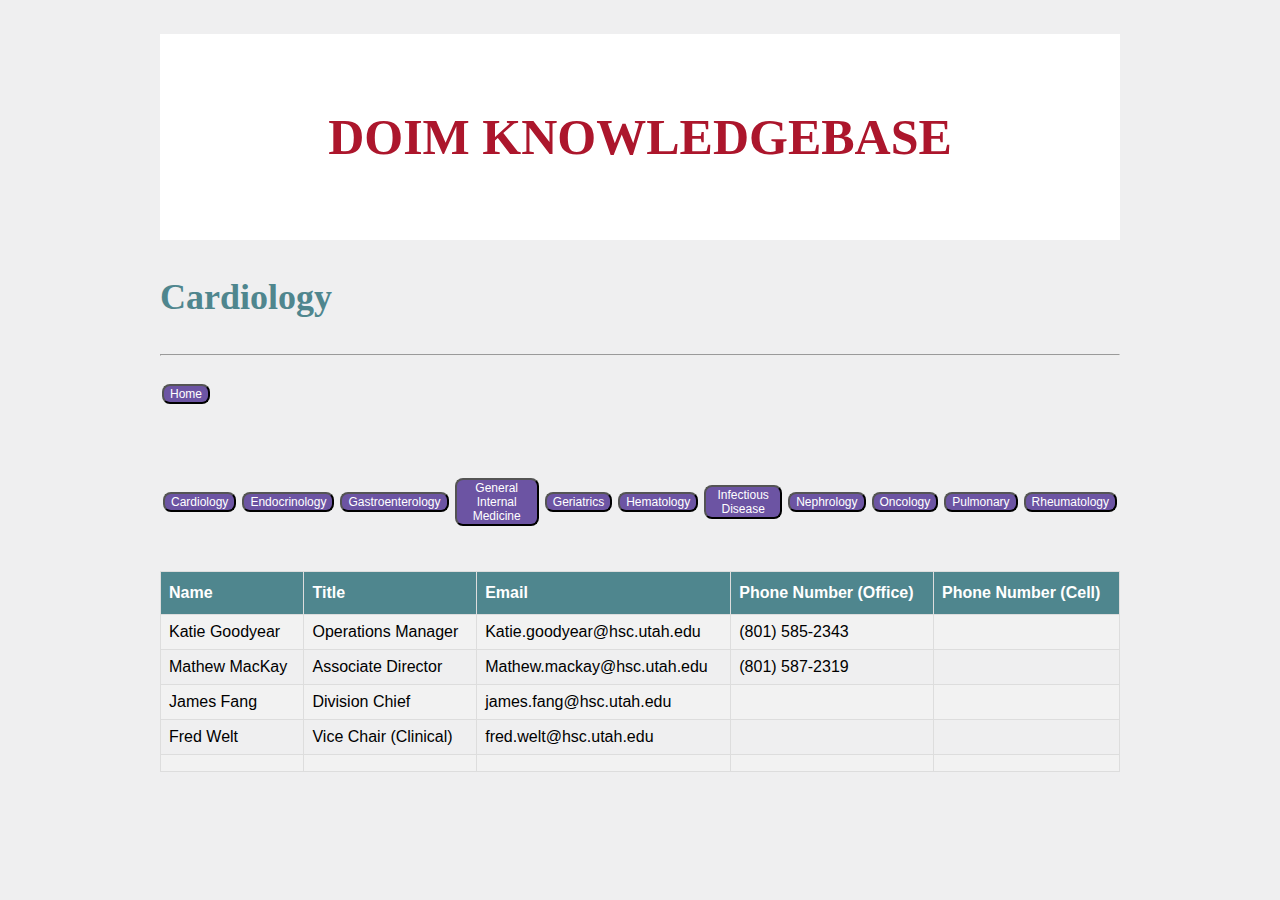
<file: Cardiology.html>
<!DOCTYPE html>
<html>
	<head>
		<meta charset="utf-8">
		<title>&#128712; CARDIO</title>

		<h1>DOIM KNOWLEDGEBASE</h1>
		<h3>Cardiology</h3>
		<link rel="stylesheet" type="text/css" href="css/styles.css">
		<hr>

	</head>
	<body>
			<table style="width:100%">
				<tr>
					<h6><a href="index.html"><button class="btn"><i class="fa fa-home"></i>Home</button></a></h6>
					<th><h6><a href="Cardiology.html"><button class="btn"><i class="fa fa-home"></i>Cardiology</button></a></h6></th>
					<th><h6><a href="Endo.html"><button class="btn"><i class="fa fa-home"></i>Endocrinology</button></a></h6></th>
					<th><h6><a href="Gastro.html"><button class="btn"><i class="fa fa-home"></i>Gastroenterology</button></a></h6></th>
					<th><h6><a href="GIM.html"><button class="btn"><i class="fa fa-home"></i>General Internal Medicine</button></a></h6></th>
					<th><h6><a href="Geriatrics.html"><button class="btn"><i class="fa fa-home"></i>Geriatrics</button></a></h6></th>
					<th><h6><a href="Hem.html"><button class="btn"><i class="fa fa-home"></i>Hematology</button></a></h6></th>
					<th><h6><a href="ID.html"><button class="btn"><i class="fa fa-home"></i>Infectious Disease</button></a></h6></th>
					<th><h6><a href="Neph.html"><button class="btn"><i class="fa fa-home"></i>Nephrology</button></a></h6></th>
					<th><h6><a href="Onc.html"><button class="btn"><i class="fa fa-home"></i>Oncology</button></a></h6></th>
					<th><h6><a href="Pulm.html"><button class="btn"><i class="fa fa-home"></i>Pulmonary</button></a></h6></th>
					<th><h6><a href="Rheum.html"><button class="btn"><i class="fa fa-home"></i>Rheumatology</button></a></h6></th>
				</tr>

</head>
<body>

<table id="customers">
  <tr>
    <th>Name</th>
    <th>Title</th>
    <th>Email</th>
    <th>Phone Number (Office)</th>
    <th>Phone Number (Cell)</th>
  </tr>
  <tr>
    <td>Katie Goodyear</td>
    <td>Operations Manager</td>
    <td>Katie.goodyear@hsc.utah.edu</td>
    <td>(801) 585-2343</td>
    <td></td>
  </tr>
  <tr>
    <td>Mathew MacKay</td>
    <td>Associate Director</td>
    <td>Mathew.mackay@hsc.utah.edu</td>
    <td>(801) 587-2319</td>
    <td></td>
  </tr>
  <tr>
    <td>James Fang</td>
    <td>Division Chief</td>
    <td>james.fang@hsc.utah.edu</td>
    <td></td>
    <td></td>
  </tr>
  <tr>
    <td>Fred Welt</td>
    <td>Vice Chair (Clinical)</td>
    <td>fred.welt@hsc.utah.edu</td>
    <td></td>
    <td></td>
  </tr>
  <tr>
    <td></td>
    <td></td>
    <td></td>
    <td></td>
    <td></td>
  </tr>  
</table>
</body>
</html>
</file>
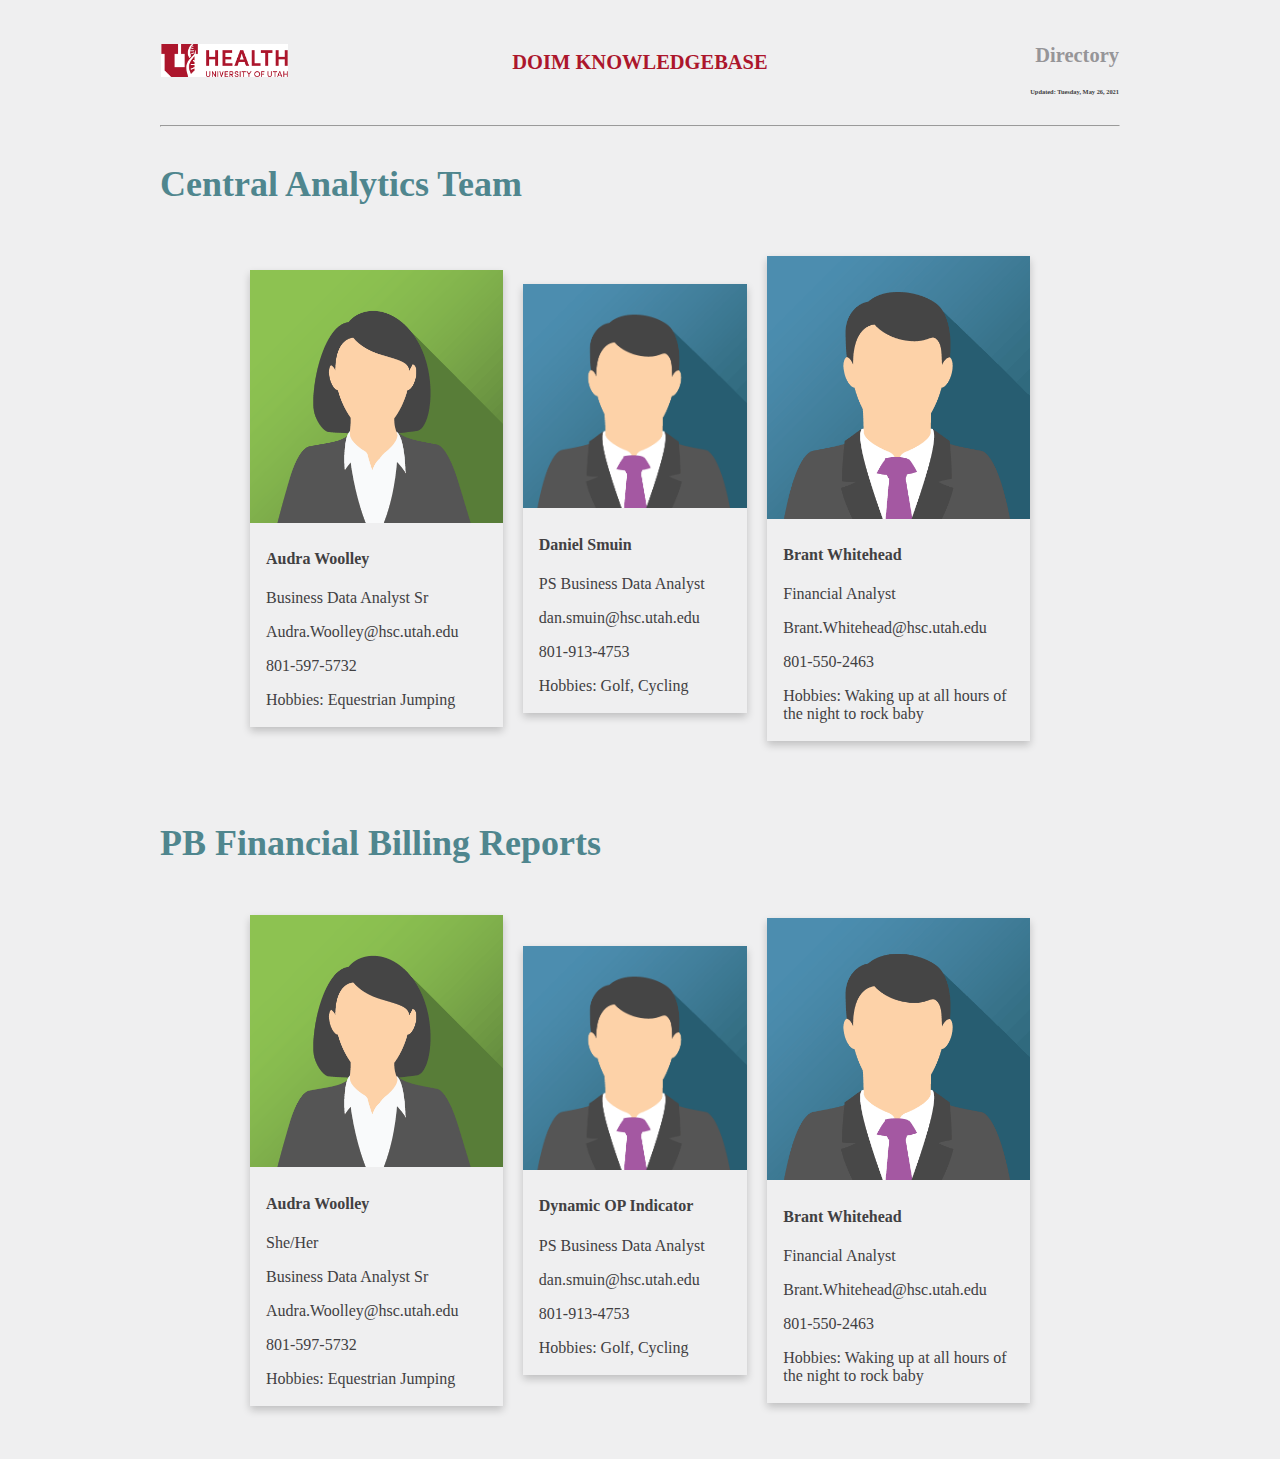
<file: Directory.html>
<!DOCTYPE html>
<html>

  <head>
    <meta charset="utf-8">
    <title>&#128712; CA</title>
  </head>
    <link rel="stylesheet" type="text/css" href="css/styles.css">

  <body>
    <table style="width:100%; table-layout: fixed; text-align: left;">
      <tr>
        <th><img src=Images/u_health.png width="40%"></th>
        <th style="color: #AC162C;  text-align: center;  font-size:1.6vw; "><strong>DOIM KNOWLEDGEBASE</strong></th>
        <th>
    <p style="color: #969598;  text-align: right;  font-size:1.6vw; ">
      <strong>Directory</strong><br>
    </p>


    <p style="color: #414042;  text-align: right;  font-size:0.5vw; ">
      Updated: Tuesday, May 26, 2021
    </p>
        </th>
      </tr>
    </table>


		<hr>

	</head>
  <body>
<h3>Central Analytics Team</h3>

<table style="color: #414042; margin-left:80px; margin-right:80px">

      <tr>
        <td>
          <div class="card">
            <img src=Images/img_avatar2.png alt="Avatar" style="width:100%">
            <div class="container">
              <h4><b>Audra Woolley</b></h4>
              <p>Business Data Analyst Sr</p>
              <p>Audra.Woolley@hsc.utah.edu</p>
              <p>801-597-5732</p>
              <p>Hobbies: Equestrian Jumping</p>

            </div>
          </div>
        </td>
        <td>
          <div class="card">
            <img src="Images/img_avatar.png" alt="Avatar" style="width:100%">
            <div class="container">
              <h4><b>Daniel Smuin</b></h4>
              <p>PS Business Data Analyst</p>
              <p>dan.smuin@hsc.utah.edu</p>
              <p>801-913-4753</p>
              <p>Hobbies: Golf, Cycling</p>
            </div>
          </div>
        </td>
        <td>
          <div class="card">
            <img src="Images/img_avatar.png" alt="Avatar" style="width:100%">
            <div class="container">
              <h4><b>Brant Whitehead</b></h4>
              <p>Financial Analyst</p>
              <p>Brant.Whitehead@hsc.utah.edu</p>
              <p>801-550-2463</p>
              <p>Hobbies: Waking up at all hours of the night to rock baby</p>
            </div>
          </div>  

        </td>
      </tr>
      <tr>
        <td></td>
        <td></td>
        <td></td>
      </tr>
      <tr>
        <td></td>
        <td></td>
        <td></td>
      </tr>
</table>
<h3>PB Financial Billing Reports</h3>

<table style="color: #414042; margin-left:80px; margin-right:80px">

      <tr>
        <td>
          <div class="card">
            <img src=Images/img_avatar2.png alt="Avatar" style="width:100%">
            <div class="container">
              <h4><b>Audra Woolley</b></h4>
              <p>She/Her</p>
              <p>Business Data Analyst Sr</p>
              <p>Audra.Woolley@hsc.utah.edu</p>
              <p>801-597-5732</p>
              <p>Hobbies: Equestrian Jumping</p>

            </div>
          </div>
        </td>
        <td>
          <div class="card">
            <img src="Images/img_avatar.png" alt="Avatar" style="width:100%">
            <div class="container">
              <h4><b>Dynamic OP Indicator</b></h4>
              <p>PS Business Data Analyst</p>
              <p>dan.smuin@hsc.utah.edu</p>
              <p>801-913-4753</p>
              <p>Hobbies: Golf, Cycling</p>
            </div>
          </div>
        </td>
        <td>
          <div class="card">
            <img src="Images/img_avatar.png" alt="Avatar" style="width:100%">
            <div class="container">
              <h4><b>Brant Whitehead</b></h4>
              <p>Financial Analyst</p>
              <p>Brant.Whitehead@hsc.utah.edu</p>
              <p>801-550-2463</p>
              <p>Hobbies: Waking up at all hours of the night to rock baby</p>
            </div>
          </div>  

        </td>
      </tr>
      <tr>
        <td></td>
        <td></td>
        <td></td>
      </tr>
      <tr>
        <td></td>
        <td></td>
        <td></td>
      </tr>

</table>


  </body>
</html>
</file>
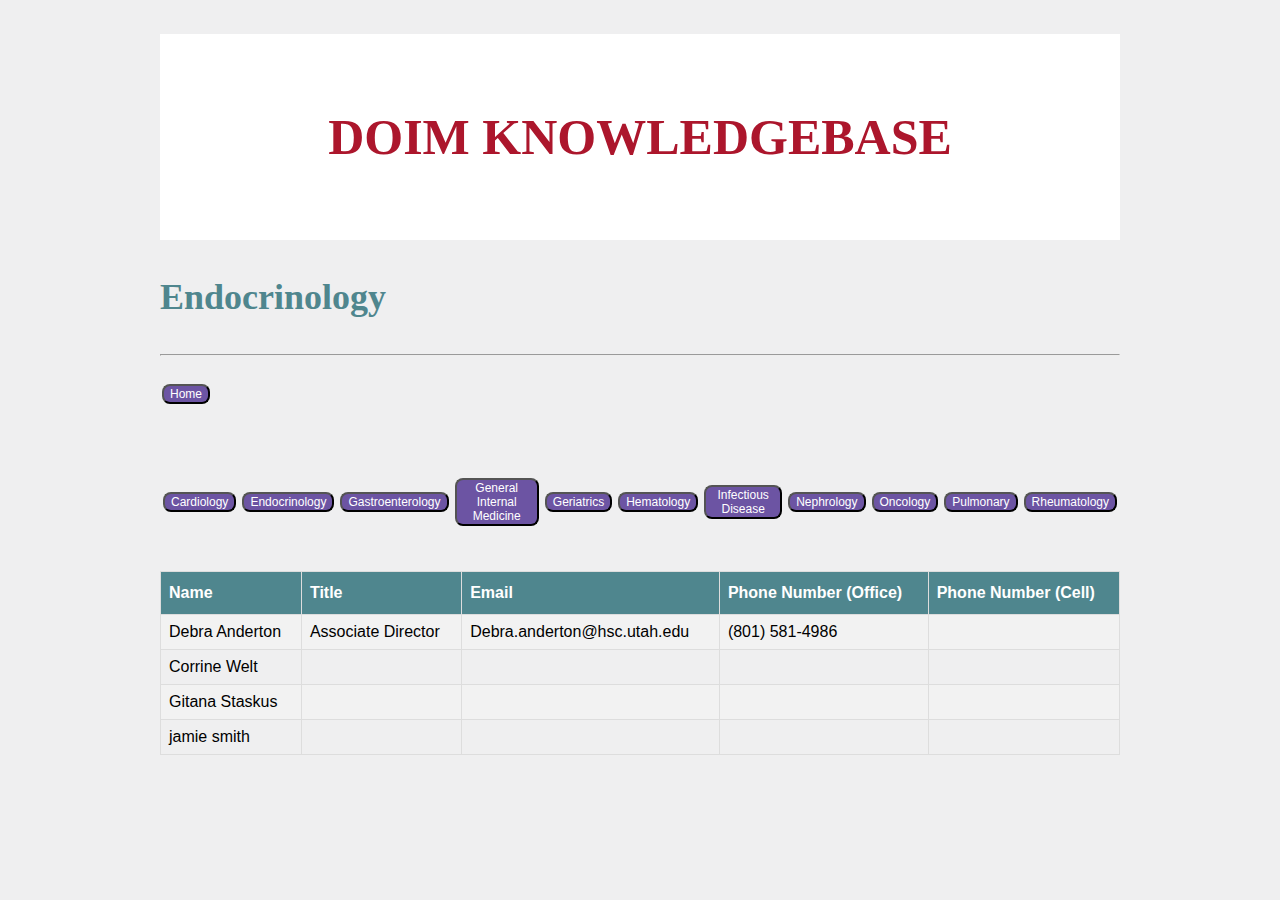
<file: Endo.html>
<!DOCTYPE html>
<html>
	<head>
		<meta charset="utf-8">
		<title>&#128712; ENDO</title>

		<h1>DOIM KNOWLEDGEBASE</h1>
		<h3>Endocrinology</h3>
		<link rel="stylesheet" type="text/css" href="css/styles.css">
		<hr>

	</head>
	<body>
			<table style="width:100%">
				<tr>
					<h6><a href="index.html"><button class="btn"><i class="fa fa-home"></i>Home</button></a></h6>
					<th><h6><a href="Cardiology.html"><button class="btn"><i class="fa fa-home"></i>Cardiology</button></a></h6></th>
					<th><h6><a href="Endo.html"><button class="btn"><i class="fa fa-home"></i>Endocrinology</button></a></h6></th>
					<th><h6><a href="Gastro.html"><button class="btn"><i class="fa fa-home"></i>Gastroenterology</button></a></h6></th>
					<th><h6><a href="GIM.html"><button class="btn"><i class="fa fa-home"></i>General Internal Medicine</button></a></h6></th>
					<th><h6><a href="Geriatrics.html"><button class="btn"><i class="fa fa-home"></i>Geriatrics</button></a></h6></th>
					<th><h6><a href="Hem.html"><button class="btn"><i class="fa fa-home"></i>Hematology</button></a></h6></th>
					<th><h6><a href="ID.html"><button class="btn"><i class="fa fa-home"></i>Infectious Disease</button></a></h6></th>
					<th><h6><a href="Neph.html"><button class="btn"><i class="fa fa-home"></i>Nephrology</button></a></h6></th>
					<th><h6><a href="Onc.html"><button class="btn"><i class="fa fa-home"></i>Oncology</button></a></h6></th>
					<th><h6><a href="Pulm.html"><button class="btn"><i class="fa fa-home"></i>Pulmonary</button></a></h6></th>
					<th><h6><a href="Rheum.html"><button class="btn"><i class="fa fa-home"></i>Rheumatology</button></a></h6></th>
				</tr>

</head>
<body>

<table id="customers">
  <tr>
    <th>Name</th>
    <th>Title</th>
    <th>Email</th>
    <th>Phone Number (Office)</th>
    <th>Phone Number (Cell)</th>
  </tr>
  <tr>
    <td>Debra Anderton</td>
    <td>Associate Director</td>
    <td>Debra.anderton@hsc.utah.edu</td>
    <td>(801) 581-4986</td>
    <td></td>
  </tr>
  <tr>
    <td>Corrine Welt</td>
    <td></td>
    <td></td>
    <td></td>
    <td></td>
  </tr>
  <tr>
    <td>Gitana Staskus</td>
    <td></td>
    <td></td>
    <td></td>
    <td></td>
  </tr>
  <tr>
    <td>jamie smith</td>
    <td></td>
    <td></td>
    <td></td>
    <td></td>
  </tr>

</table>
</body>
</html>
</file>
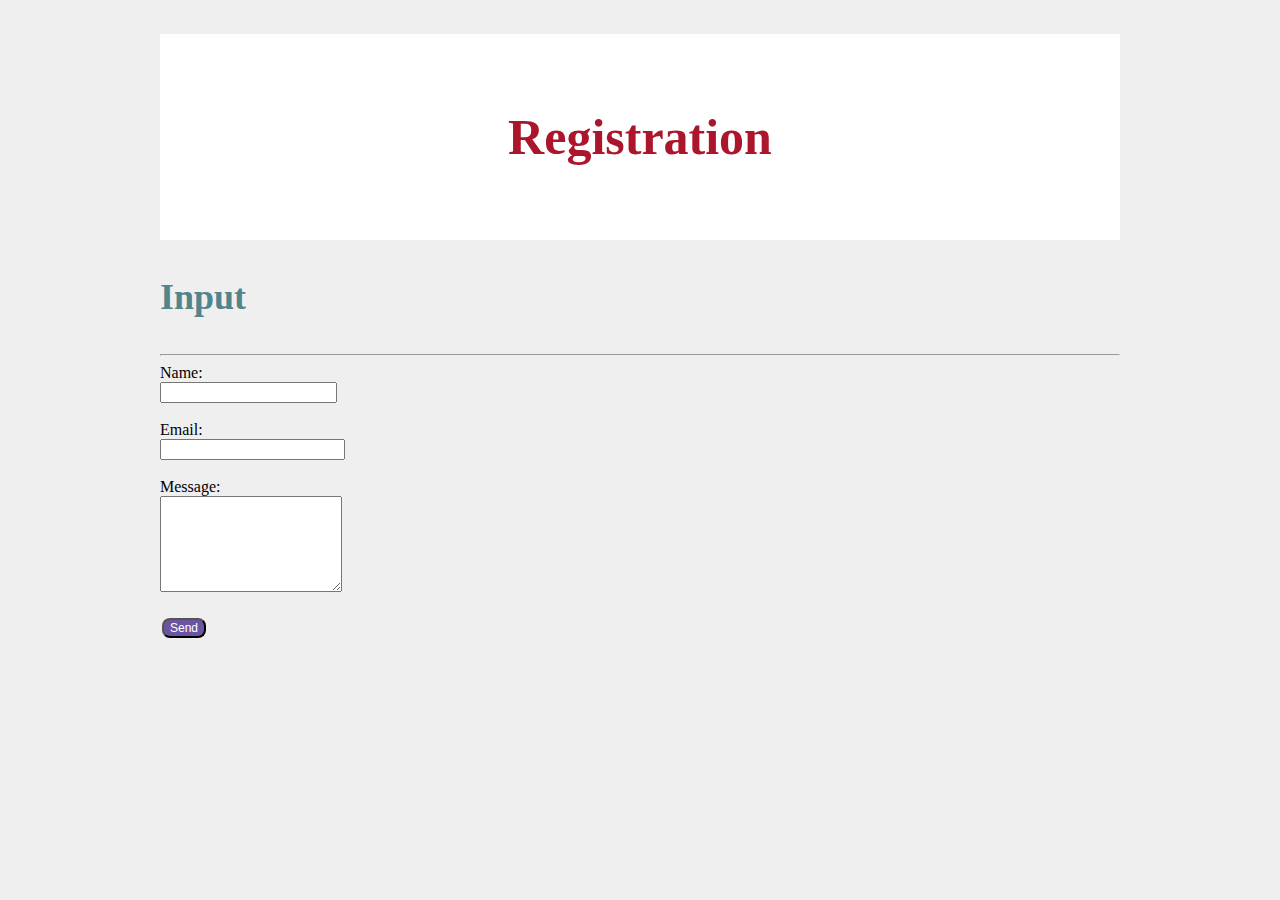
<file: form.html>
<!DOCTYPE html>
<html>
	<head>
		<meta charset="utf-8">
		<title>&#128712; NOTES</title>

		<h1>Registration</h1>
		<h3>Input</h3>
		<link rel="stylesheet" type="text/css" href="css/styles.css">
		<hr>

<!-- Sample HTML Form -->
<form action="mailto:dsmuin@gmail.com"
method="POST"
enctype="multipart/form-data"
name="EmailForm">
    Name:<br>
    <input type="text" size="19" name="Contact-Name"><br><br>
    Email:<br>
    <input type="email" name="Contact-Email"><br><br> 
    Message:<br> 
    <textarea name="Contact-Message" rows="6″ cols="20″>
    </textarea><br><br> 
    <button type="submit" value="Submit">Send</button>
</form>
<!-- Simple HTML Form that “Triggers” an Email.-->
</file>
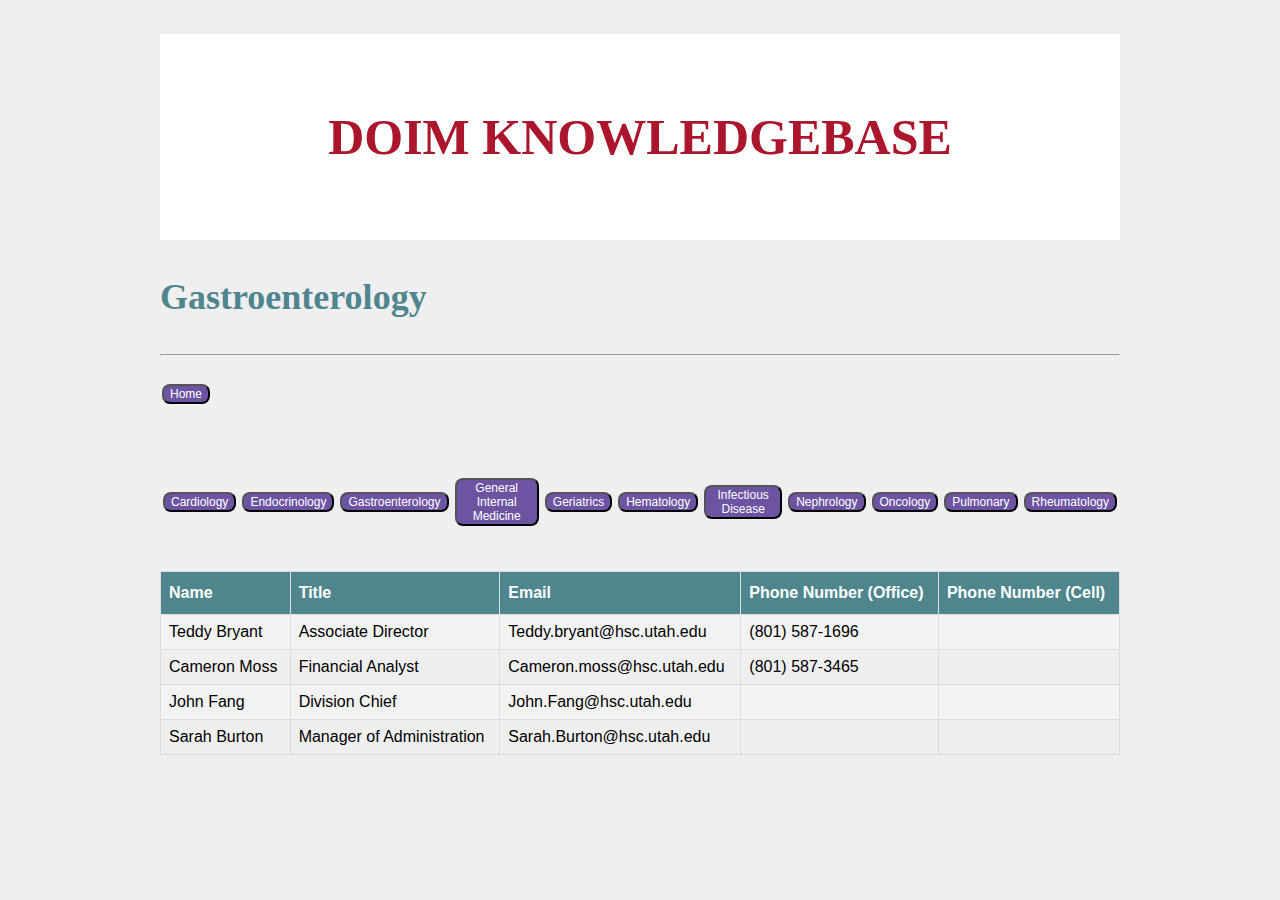
<file: Gastro.html>
<!DOCTYPE html>
<html>
	<head>
		<meta charset="utf-8">
		<title>&#128712; GASTRO</title>

		<h1>DOIM KNOWLEDGEBASE</h1>
		<h3>Gastroenterology</h3>
		<link rel="stylesheet" type="text/css" href="css/styles.css">
		<hr>

	</head>
	<body>
			<table style="width:100%">
				<tr>
					<h6><a href="index.html"><button class="btn"><i class="fa fa-home"></i>Home</button></a></h6>
					<th><h6><a href="Cardiology.html"><button class="btn"><i class="fa fa-home"></i>Cardiology</button></a></h6></th>
					<th><h6><a href="Endo.html"><button class="btn"><i class="fa fa-home"></i>Endocrinology</button></a></h6></th>
					<th><h6><a href="Gastro.html"><button class="btn"><i class="fa fa-home"></i>Gastroenterology</button></a></h6></th>
					<th><h6><a href="GIM.html"><button class="btn"><i class="fa fa-home"></i>General Internal Medicine</button></a></h6></th>
					<th><h6><a href="Geriatrics.html"><button class="btn"><i class="fa fa-home"></i>Geriatrics</button></a></h6></th>
					<th><h6><a href="Hem.html"><button class="btn"><i class="fa fa-home"></i>Hematology</button></a></h6></th>
					<th><h6><a href="ID.html"><button class="btn"><i class="fa fa-home"></i>Infectious Disease</button></a></h6></th>
					<th><h6><a href="Neph.html"><button class="btn"><i class="fa fa-home"></i>Nephrology</button></a></h6></th>
					<th><h6><a href="Onc.html"><button class="btn"><i class="fa fa-home"></i>Oncology</button></a></h6></th>
					<th><h6><a href="Pulm.html"><button class="btn"><i class="fa fa-home"></i>Pulmonary</button></a></h6></th>
					<th><h6><a href="Rheum.html"><button class="btn"><i class="fa fa-home"></i>Rheumatology</button></a></h6></th>
				</tr>

</head>
<body>

<table id="customers">
  <tr>
    <th>Name</th>
    <th>Title</th>
    <th>Email</th>
    <th>Phone Number (Office)</th>
    <th>Phone Number (Cell)</th>
  </tr>
  <tr>
    <td>Teddy Bryant</td>
    <td>Associate Director</td>
    <td>Teddy.bryant@hsc.utah.edu</td>
    <td>(801) 587-1696</td>
    <td></td>
  </tr>
  <tr>
    <td>Cameron Moss</td>
    <td>Financial Analyst</td>
    <td>Cameron.moss@hsc.utah.edu</td>
    <td>(801) 587-3465</td>
    <td></td>
  </tr>
  <tr>
    <td>John Fang</td>
    <td>Division Chief</td>
    <td>John.Fang@hsc.utah.edu</td>
    <td></td>
    <td></td>
  </tr>  
  <tr>
    <td>Sarah Burton</td>
    <td>Manager of Administration</td>
    <td>Sarah.Burton@hsc.utah.edu</td>
    <td></td>
    <td></td>
  </tr>  

</table>
</body>
</html>
</file>
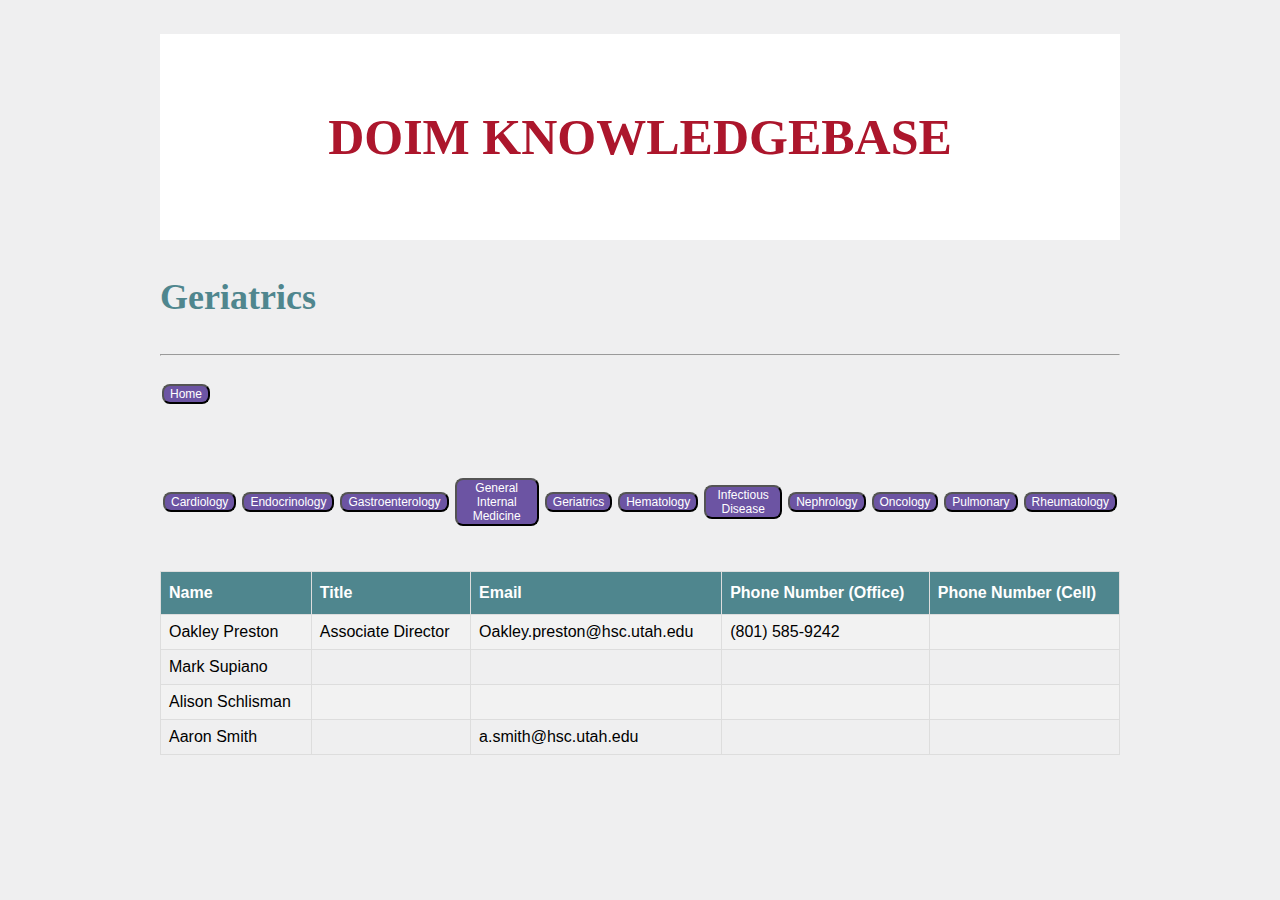
<file: Geriatrics.html>
<!DOCTYPE html>
<html>
	<head>
		<meta charset="utf-8">
		<title>&#128712; GER</title>

		<h1>DOIM KNOWLEDGEBASE</h1>
		<h3>Geriatrics</h3>
		<link rel="stylesheet" type="text/css" href="css/styles.css">
		<hr>

	</head>
	<body>
			<table style="width:100%">
				<tr>
					<h6><a href="index.html"><button class="btn"><i class="fa fa-home"></i>Home</button></a></h6>
					<th><h6><a href="Cardiology.html"><button class="btn"><i class="fa fa-home"></i>Cardiology</button></a></h6></th>
					<th><h6><a href="Endo.html"><button class="btn"><i class="fa fa-home"></i>Endocrinology</button></a></h6></th>
					<th><h6><a href="Gastro.html"><button class="btn"><i class="fa fa-home"></i>Gastroenterology</button></a></h6></th>
					<th><h6><a href="GIM.html"><button class="btn"><i class="fa fa-home"></i>General Internal Medicine</button></a></h6></th>
					<th><h6><a href="Geriatrics.html"><button class="btn"><i class="fa fa-home"></i>Geriatrics</button></a></h6></th>
					<th><h6><a href="Hem.html"><button class="btn"><i class="fa fa-home"></i>Hematology</button></a></h6></th>
					<th><h6><a href="ID.html"><button class="btn"><i class="fa fa-home"></i>Infectious Disease</button></a></h6></th>
					<th><h6><a href="Neph.html"><button class="btn"><i class="fa fa-home"></i>Nephrology</button></a></h6></th>
					<th><h6><a href="Onc.html"><button class="btn"><i class="fa fa-home"></i>Oncology</button></a></h6></th>
					<th><h6><a href="Pulm.html"><button class="btn"><i class="fa fa-home"></i>Pulmonary</button></a></h6></th>
					<th><h6><a href="Rheum.html"><button class="btn"><i class="fa fa-home"></i>Rheumatology</button></a></h6></th>
				</tr>

</head>
<body>

<table id="customers">
  <tr>
    <th>Name</th>
    <th>Title</th>
    <th>Email</th>
    <th>Phone Number (Office)</th>
    <th>Phone Number (Cell)</th>
  </tr>
  <tr>
    <td>Oakley Preston</td>
    <td>Associate Director</td>
    <td>Oakley.preston@hsc.utah.edu</td>
    <td>(801) 585-9242</td>
    <td></td>
  </tr>
  <tr>
    <td>Mark Supiano</td>
    <td></td>
    <td></td>
    <td></td>
    <td></td>
  </tr>
  <tr>
    <td>Alison Schlisman</td>
    <td></td>
    <td></td>
    <td></td>
    <td></td>
  </tr>
  <tr>
    <td>Aaron Smith</td>
    <td></td>
    <td>a.smith@hsc.utah.edu</td>
    <td></td>
    <td></td>
  </tr>

</table>
</body>
</html>
</file>
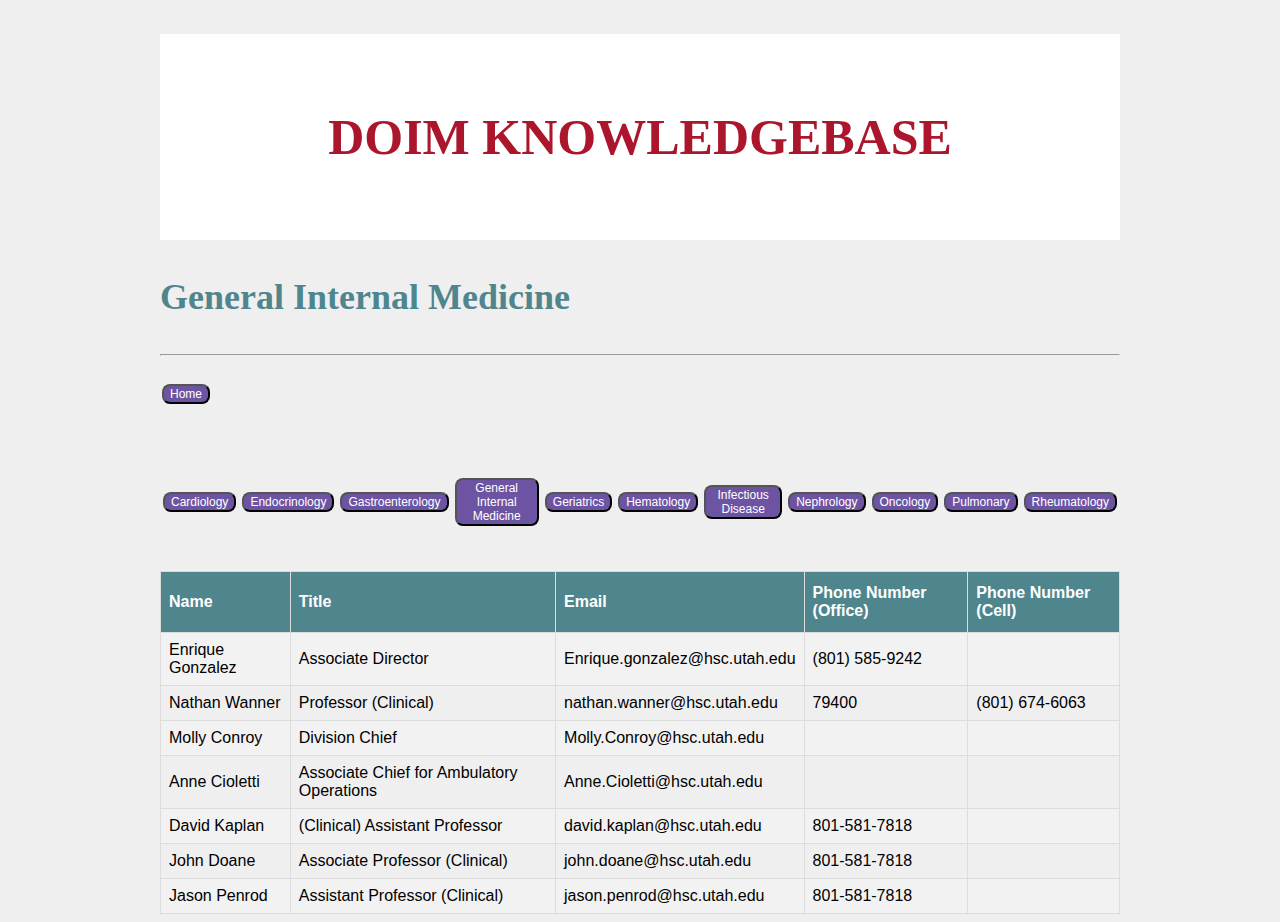
<file: GIM.html>
<!DOCTYPE html>
<html>
	<head>
		<meta charset="utf-8">
		<title>&#128712; GIM</title>

		<h1>DOIM KNOWLEDGEBASE</h1>
		<h3>General Internal Medicine</h3>
		<link rel="stylesheet" type="text/css" href="css/styles.css">
		<hr>

	</head>
	<body>
			<table style="width:100%">
				<tr>
					<h6><a href="index.html"><button class="btn"><i class="fa fa-home"></i>Home</button></a></h6>
					<th><h6><a href="Cardiology.html"><button class="btn"><i class="fa fa-home"></i>Cardiology</button></a></h6></th>
					<th><h6><a href="Endo.html"><button class="btn"><i class="fa fa-home"></i>Endocrinology</button></a></h6></th>
					<th><h6><a href="Gastro.html"><button class="btn"><i class="fa fa-home"></i>Gastroenterology</button></a></h6></th>
					<th><h6><a href="GIM.html"><button class="btn"><i class="fa fa-home"></i>General Internal Medicine</button></a></h6></th>
					<th><h6><a href="Geriatrics.html"><button class="btn"><i class="fa fa-home"></i>Geriatrics</button></a></h6></th>
					<th><h6><a href="Hem.html"><button class="btn"><i class="fa fa-home"></i>Hematology</button></a></h6></th>
					<th><h6><a href="ID.html"><button class="btn"><i class="fa fa-home"></i>Infectious Disease</button></a></h6></th>
					<th><h6><a href="Neph.html"><button class="btn"><i class="fa fa-home"></i>Nephrology</button></a></h6></th>
					<th><h6><a href="Onc.html"><button class="btn"><i class="fa fa-home"></i>Oncology</button></a></h6></th>
					<th><h6><a href="Pulm.html"><button class="btn"><i class="fa fa-home"></i>Pulmonary</button></a></h6></th>
					<th><h6><a href="Rheum.html"><button class="btn"><i class="fa fa-home"></i>Rheumatology</button></a></h6></th>
				</tr>

</head>
<body>

<table id="customers">
  <tr>
    <th>Name</th>
    <th>Title</th>
    <th>Email</th>
    <th>Phone Number (Office)</th>
    <th>Phone Number (Cell)</th>
  </tr>
  <tr>
    <td>Enrique Gonzalez</td>
    <td>Associate Director</td>
    <td>Enrique.gonzalez@hsc.utah.edu</td>
    <td>(801) 585-9242</td>
    <td></td>
  </tr>
  <tr>
    <td>Nathan Wanner</td>
    <td>Professor (Clinical)</td>
    <td>nathan.wanner@hsc.utah.edu</td>
    <td>79400</td>
    <td>(801) 674-6063</td>
  </tr>
  <tr>
    <td>Molly Conroy</td>
    <td>Division Chief</td>
    <td>Molly.Conroy@hsc.utah.edu</td>
    <td></td>
    <td></td>
  </tr>
  <tr>
    <td>Anne Cioletti</td>
    <td>Associate Chief for Ambulatory Operations</td>
    <td>Anne.Cioletti@hsc.utah.edu</td>
    <td></td>
    <td></td>
  </tr>
  <tr>
    <td>David Kaplan</td>
    <td>(Clinical) Assistant Professor</td>
    <td>david.kaplan@hsc.utah.edu</td>
    <td>801-581-7818</td>
    <td></td>
  </tr>
  <tr>
    <td>John Doane</td>
    <td>Associate Professor (Clinical)</td>
    <td>john.doane@hsc.utah.edu</td>
    <td>801-581-7818</td>
    <td></td>
  </tr>
  <tr>
    <td>Jason Penrod</td>
    <td>Assistant Professor (Clinical)</td>
    <td>jason.penrod@hsc.utah.edu</td>
    <td>801-581-7818</td>
    <td></td>
  </tr>

</table>
</body>
</html>
</file>
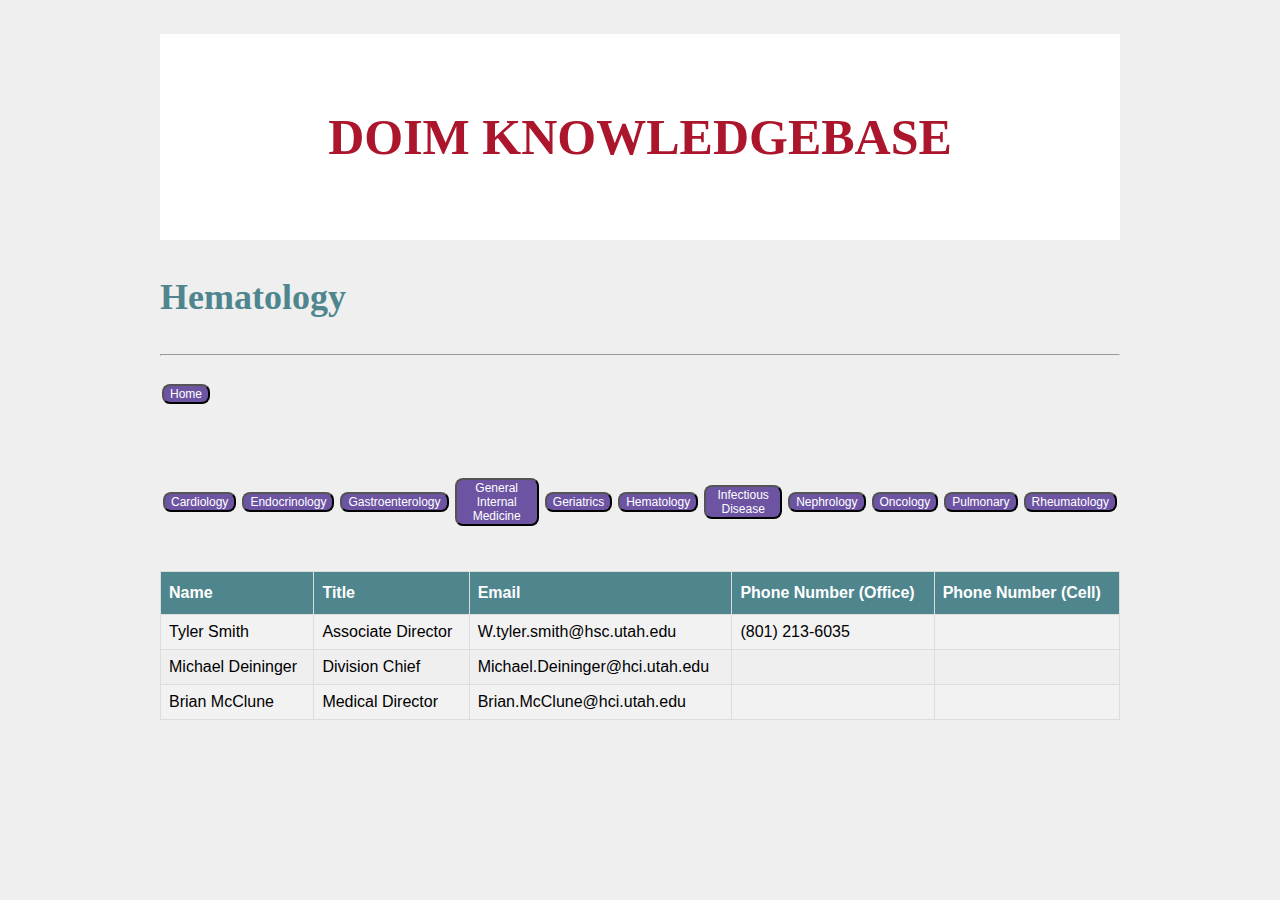
<file: HEM.html>
<!DOCTYPE html>
<html>
	<head>
		<meta charset="utf-8">
		<title>&#128712; HEM</title>

		<h1>DOIM KNOWLEDGEBASE</h1>
		<h3>Hematology</h3>
		<link rel="stylesheet" type="text/css" href="css/styles.css">
		<hr>

	</head>
	<body>
			<table style="width:100%">
				<tr>
					<h6><a href="index.html"><button class="btn"><i class="fa fa-home"></i>Home</button></a></h6>
					<th><h6><a href="Cardiology.html"><button class="btn"><i class="fa fa-home"></i>Cardiology</button></a></h6></th>
					<th><h6><a href="Endo.html"><button class="btn"><i class="fa fa-home"></i>Endocrinology</button></a></h6></th>
					<th><h6><a href="Gastro.html"><button class="btn"><i class="fa fa-home"></i>Gastroenterology</button></a></h6></th>
					<th><h6><a href="GIM.html"><button class="btn"><i class="fa fa-home"></i>General Internal Medicine</button></a></h6></th>
					<th><h6><a href="Geriatrics.html"><button class="btn"><i class="fa fa-home"></i>Geriatrics</button></a></h6></th>
					<th><h6><a href="Hem.html"><button class="btn"><i class="fa fa-home"></i>Hematology</button></a></h6></th>
					<th><h6><a href="ID.html"><button class="btn"><i class="fa fa-home"></i>Infectious Disease</button></a></h6></th>
					<th><h6><a href="Neph.html"><button class="btn"><i class="fa fa-home"></i>Nephrology</button></a></h6></th>
					<th><h6><a href="Onc.html"><button class="btn"><i class="fa fa-home"></i>Oncology</button></a></h6></th>
					<th><h6><a href="Pulm.html"><button class="btn"><i class="fa fa-home"></i>Pulmonary</button></a></h6></th>
					<th><h6><a href="Rheum.html"><button class="btn"><i class="fa fa-home"></i>Rheumatology</button></a></h6></th>
				</tr>

</head>
<body>

<table id="customers">
  <tr>
    <th>Name</th>
    <th>Title</th>
    <th>Email</th>
    <th>Phone Number (Office)</th>
    <th>Phone Number (Cell)</th>
  </tr>
  <tr>
    <td>Tyler Smith</td>
    <td>Associate Director</td>
    <td>W.tyler.smith@hsc.utah.edu</td>
    <td>(801) 213-6035</td>
    <td></td>
  </tr>
  <tr>
    <td>Michael Deininger</td>
    <td>Division Chief</td>
    <td>Michael.Deininger@hci.utah.edu</td>
    <td></td>
    <td></td>
  </tr>
  <tr>
    <td>Brian McClune</td>
    <td>Medical Director</td>
    <td>Brian.McClune@hci.utah.edu</td>
    <td></td>
    <td></td>
  </tr>
  
</table>
</body>
</html>
</file>
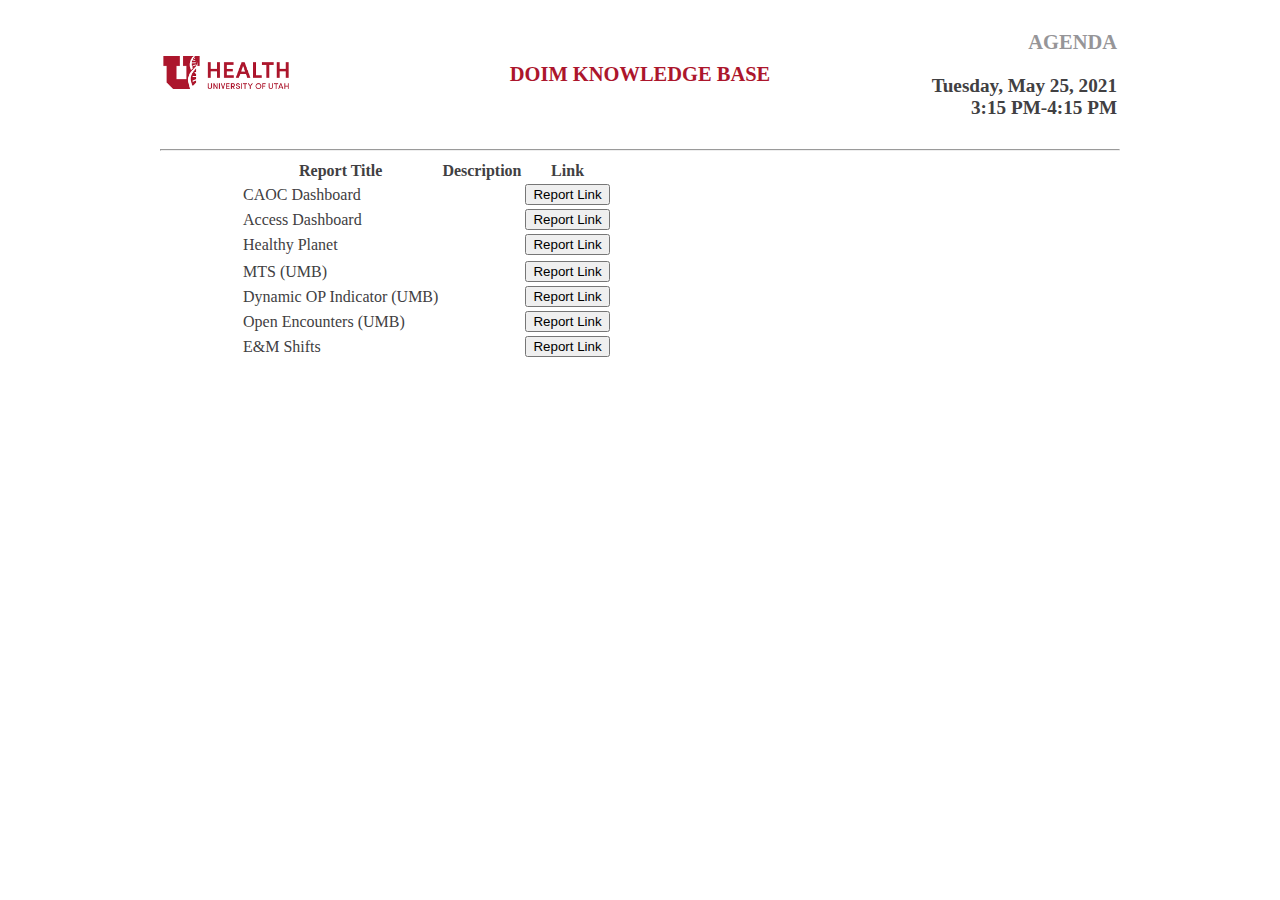
<file: home.html>
<!DOCTYPE html>
<html>
	<head>
		<meta charset="utf-8">
		<title>&#128712; HOME</title>
	</head>


	<body style="margin-left:160px; margin-right:160px">
    <table style="width:100%; table-layout: fixed; text-align: left;">
      <tr>
        <th><img src=Images/u_health.png width="40%"></th>
        <th style="color: #AC162C;  text-align: center;  font-size:1.6vw; "><strong>DOIM KNOWLEDGE BASE</strong></th>
        <th>
    <p style="color: #969598;  text-align: right;  font-size:1.6vw; ">
      <strong>AGENDA</strong><br>
    </p>


    <p style="color: #414042;  text-align: right;  font-size:1.5vw; ">
      Tuesday, May 25, 2021<br>
      3:15 PM-4:15 PM
    </p>
        </th>
      </tr>
    </table>

        <hr>


    <table style="color: #414042; margin-left:80px; margin-right:80px">
      <tr>
        <th>Report Title</th>
        <th>Description</th>
        <th>Link</th>
      </tr>
      <tr>
        <td>CAOC Dashboard</td>
        <td></td>
        <td><a href="https://tableau.utah.edu/#/views/CAOCDashboard/CombinedView?:iid=1"><button class="btn"><i class="fa fa-home"></i>Report Link</button></a></td>
      </tr>
      <tr>
        <td>Access Dashboard</td>
        <td></td>
        <td><a href="index.html"><button class="btn"><i class="fa fa-home"></i>Report Link</button></a></td>
      </tr>
      <tr>
        <td>Healthy Planet</td>
        <td></td>
        <td><a href="index.html"><button class="btn"><i class="fa fa-home"></i>Report Link</button></a></td>
      </tr>
      <tr>
      <tr>
        <td>MTS (UMB)</td>
        <td></td>
        <td><a href="index.html"><button class="btn"><i class="fa fa-home"></i>Report Link</button></a></td>
      </tr>
      <tr>
        <td>Dynamic OP Indicator (UMB)</td>
        <td></td>
        <td><a href="index.html"><button class="btn"><i class="fa fa-home"></i>Report Link</button></a></td>
      </tr>
      <tr>
        <td>Open Encounters (UMB)</td>
        <td></td>
        <td><a href="index.html"><button class="btn"><i class="fa fa-home"></i>Report Link</button></a></td>
      </tr>
      <tr>
        <td>E&M Shifts</td>
        <td></td>
        <td><a href="index.html"><button class="btn"><i class="fa fa-home"></i>Report Link</button></a></td>
      </tr>




    </table>

</body>
</html>
</file>
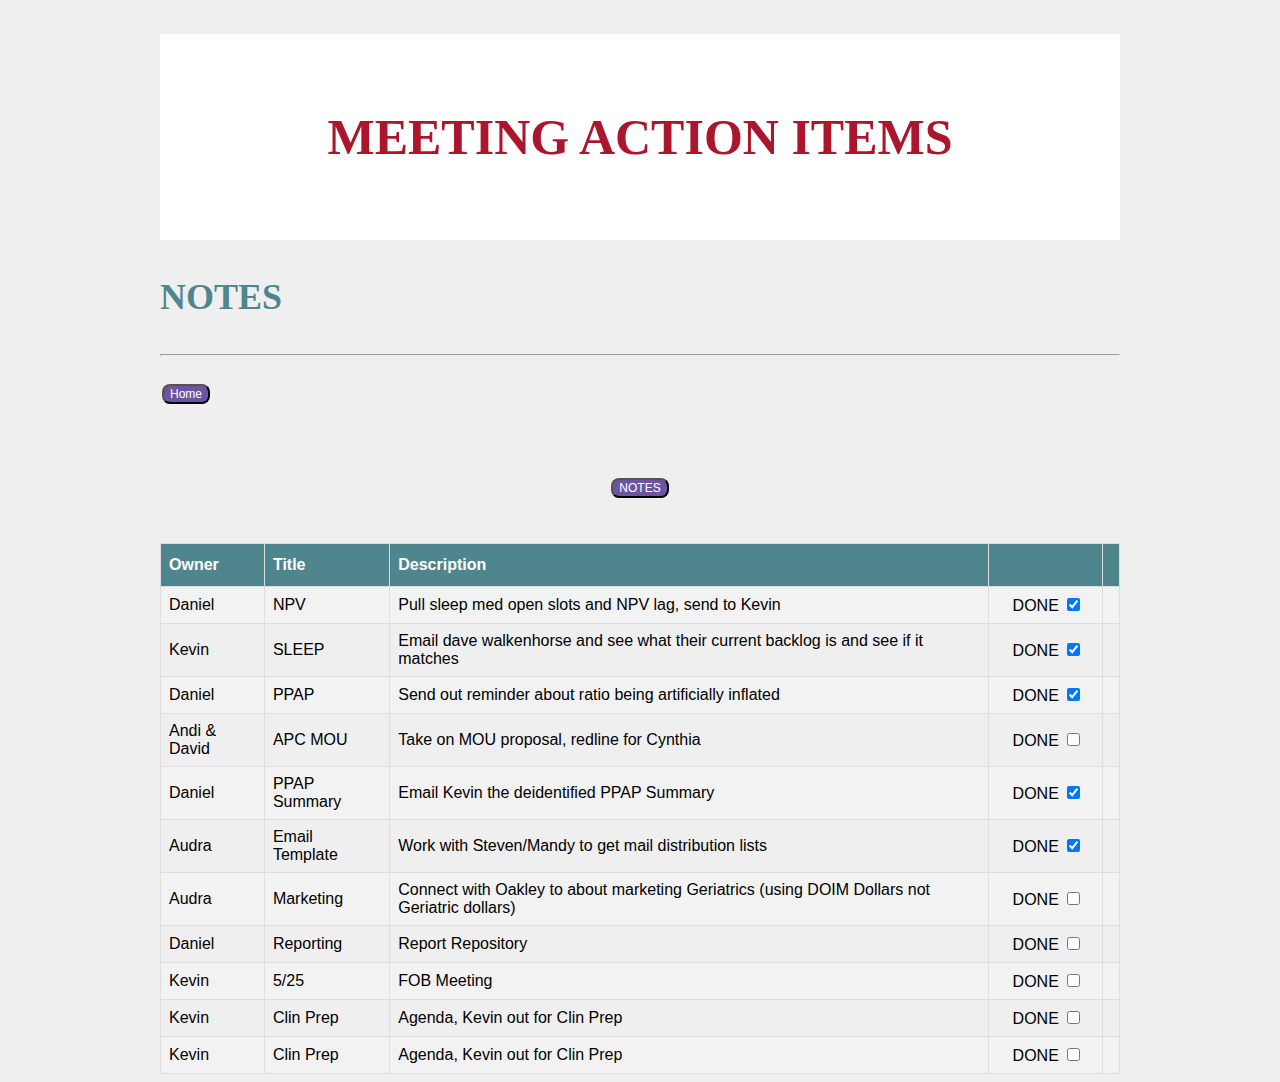
<file: Notes.html>
<!DOCTYPE html>
<html>
	<head>
		<meta charset="utf-8">
		<title>&#128712; NOTES</title>

		<h1>MEETING ACTION ITEMS</h1>
		<h3>NOTES</h3>
		<link rel="stylesheet" type="text/css" href="css/styles.css">
		<hr>

	</head>
	<body>
			<table style="width:100%">
				<tr>
					<h6><a href="index.html"><button class="btn"><i class="fa fa-home"></i>Home</button></a></h6>

          <th><h6><a href="Notes.html"><button class="btn"><i class="fa fa-home"></i>NOTES</button></a></h6></th>
				</tr>

</head>
<body>

<table id="customers">
  <tr>
    <th>Owner</th>
    <th>Title</th>
    <th>Description</th>
    <th></th>
    <th></th>
  </tr>
  <tr>
    <td>Daniel</td>
    <td>NPV</td>
    <td>Pull sleep med open slots and NPV lag, send to Kevin</td>
    <td><label class="container">DONE
  <input type="checkbox" checked="checked">
  <span class="checkmark"></span>
</label></td>
    <td></td>
  </tr>
    <tr>
    <td>Kevin</td>
    <td>SLEEP</td>
    <td>Email dave walkenhorse and see what their current backlog is and see if it matches </td>
    <td><label class="container">DONE
  <input type="checkbox" checked="checked">
  <span class="checkmark"></span>
</label></td>
    <td></td>
  </tr>
  <tr>
    <td>Daniel</td>
    <td>PPAP</td>
    <td>Send out reminder about ratio being artificially inflated</td>
    <td><label class="container">DONE
  <input type="checkbox" checked="checked">
  <span class="checkmark"></span>
</label></td>
    <td></td>
  </tr>
  <tr>
    <td>Andi & David</td>
    <td>APC MOU</td>
    <td>Take on MOU proposal, redline for Cynthia</td>
    <td><label class="container">DONE
  <input type="checkbox">
  <span class="checkmark"></span>
</label></td>
    <td></td>
  </tr>
  <tr>
    <td>Daniel</td>
    <td>PPAP Summary</td>
    <td>Email Kevin the deidentified PPAP Summary</td>
    <td><label class="container">DONE
  <input type="checkbox" checked="checked">
  <span class="checkmark"></span>
</label></td>
    <td></td>
  </tr>
<tr>
    <td>Audra</td>
    <td>Email Template</td>
    <td>Work with Steven/Mandy to get mail distribution lists</td>
    <td><label class="container">DONE
  <input type="checkbox" checked="checked">
  <span class="checkmark"></span>
</label></td>
    <td></td>
  </tr>

<tr>
    <td>Audra</td>
    <td>Marketing</td>
    <td>Connect with Oakley to about marketing Geriatrics (using DOIM Dollars not Geriatric dollars)</td>
    <td><label class="container">DONE
  <input type="checkbox">
  <span class="checkmark"></span>
</label></td>
    <td></td>
  </tr>

<tr>
    <td>Daniel</td>
    <td>Reporting</td>
    <td>Report Repository</td>
    <td><label class="container">DONE
  <input type="checkbox">
  <span class="checkmark"></span>
</label></td>
    <td></td>
  </tr>
<tr>
    <td>Kevin</td>
    <td>5/25</td>
    <td>FOB Meeting</td>
    <td><label class="container">DONE
  <input type="checkbox">
  <span class="checkmark"></span>
</label></td>
    <td></td>
  </tr>

<tr>
    <td>Kevin</td>
    <td>Clin Prep</td>
    <td>Agenda, Kevin out for Clin Prep</td>
    <td><label class="container">DONE
  <input type="checkbox">
  <span class="checkmark"></span>
</label></td>
    <td></td>
  </tr>
<tr>
    <td>Kevin</td>
    <td>Clin Prep</td>
    <td>Agenda, Kevin out for Clin Prep</td>
    <td><label class="container">DONE
  <input type="checkbox">
  <span class="checkmark"></span>
</label></td>
    <td></td>
  </tr>


</table>
</body>
</html>
</file>
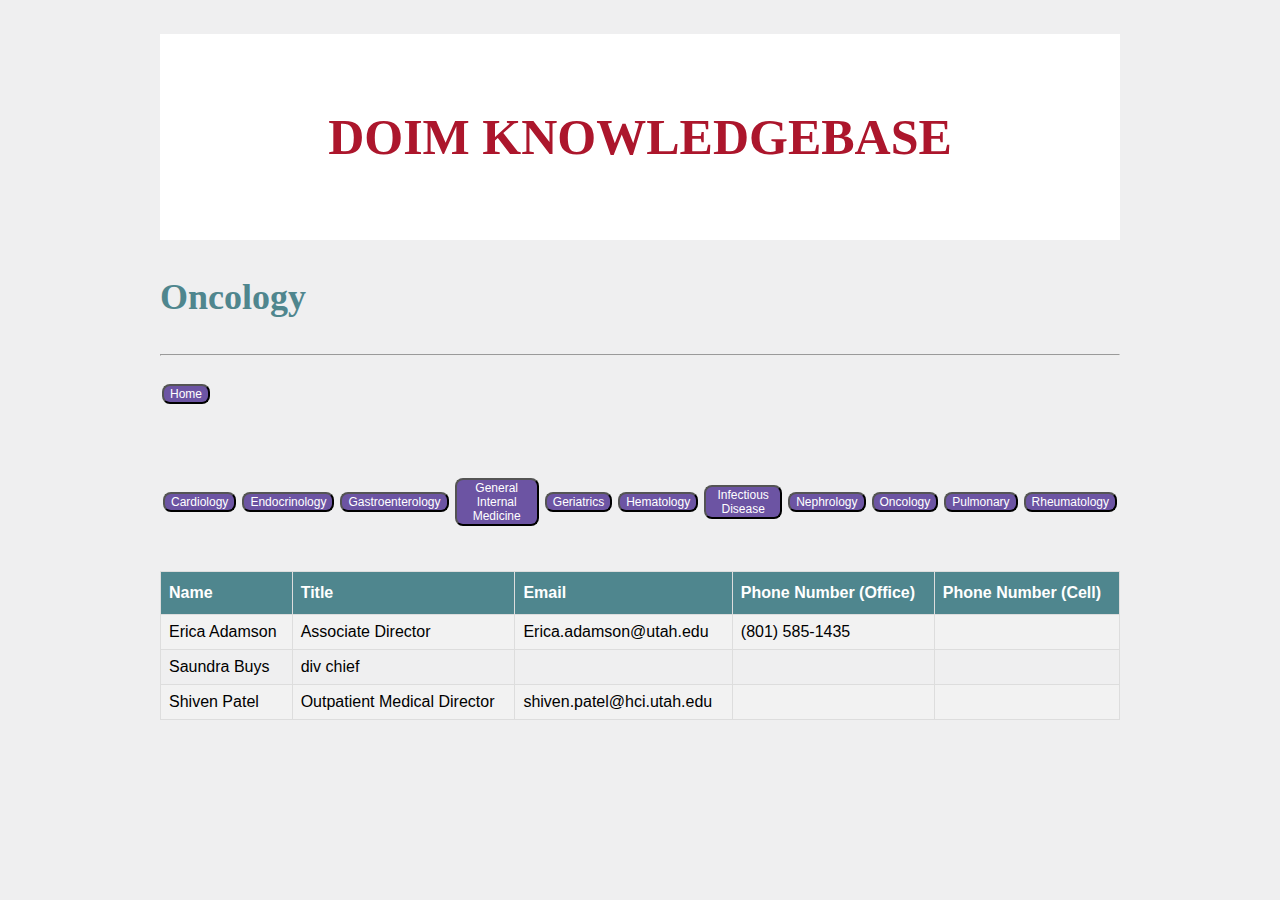
<file: Onc.html>
<!DOCTYPE html>
<html>
	<head>
		<meta charset="utf-8">
		<title>&#128712; ONC</title>

		<h1>DOIM KNOWLEDGEBASE</h1>
		<h3>Oncology</h3>
		<link rel="stylesheet" type="text/css" href="css/styles.css">
		<hr>

	</head>
	<body>
			<table style="width:100%">
				<tr>
					<h6><a href="index.html"><button class="btn"><i class="fa fa-home"></i>Home</button></a></h6>
					<th><h6><a href="Cardiology.html"><button class="btn"><i class="fa fa-home"></i>Cardiology</button></a></h6></th>
					<th><h6><a href="Endo.html"><button class="btn"><i class="fa fa-home"></i>Endocrinology</button></a></h6></th>
					<th><h6><a href="Gastro.html"><button class="btn"><i class="fa fa-home"></i>Gastroenterology</button></a></h6></th>
					<th><h6><a href="GIM.html"><button class="btn"><i class="fa fa-home"></i>General Internal Medicine</button></a></h6></th>
					<th><h6><a href="Geriatrics.html"><button class="btn"><i class="fa fa-home"></i>Geriatrics</button></a></h6></th>
					<th><h6><a href="Hem.html"><button class="btn"><i class="fa fa-home"></i>Hematology</button></a></h6></th>
					<th><h6><a href="ID.html"><button class="btn"><i class="fa fa-home"></i>Infectious Disease</button></a></h6></th>
					<th><h6><a href="Neph.html"><button class="btn"><i class="fa fa-home"></i>Nephrology</button></a></h6></th>
					<th><h6><a href="Onc.html"><button class="btn"><i class="fa fa-home"></i>Oncology</button></a></h6></th>
					<th><h6><a href="Pulm.html"><button class="btn"><i class="fa fa-home"></i>Pulmonary</button></a></h6></th>
					<th><h6><a href="Rheum.html"><button class="btn"><i class="fa fa-home"></i>Rheumatology</button></a></h6></th>
				</tr>

</head>
<body>

<table id="customers">
  <tr>
    <th>Name</th>
    <th>Title</th>
    <th>Email</th>
    <th>Phone Number (Office)</th>
    <th>Phone Number (Cell)</th>
  </tr>
  <tr>
    <td>Erica Adamson</td>
    <td>Associate Director</td>
    <td>Erica.adamson@utah.edu</td>
    <td>(801) 585-1435</td>
    <td></td>
  </tr>
  <tr>
    <td>Saundra Buys</td>
    <td>div chief</td>
    <td></td>
    <td></td>
    <td></td>
  </tr>
  <tr>
    <td>Shiven Patel</td>
    <td>Outpatient Medical Director</td>
    <td>shiven.patel@hci.utah.edu</td>
    <td></td>
    <td></td>
  </tr>
  
</table>
</body>
</html>
</file>
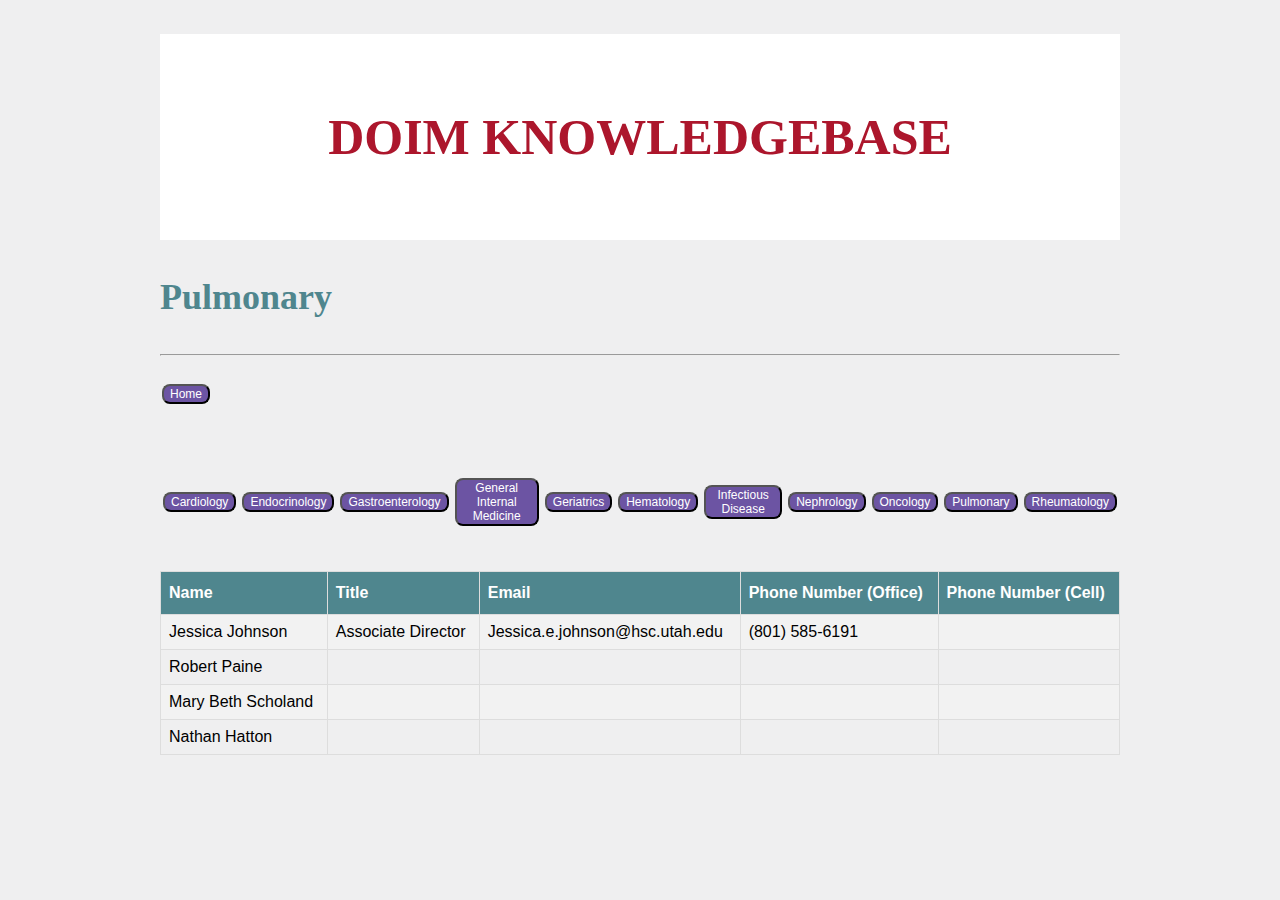
<file: Pulm.html>
<!DOCTYPE html>
<html>
	<head>
		<meta charset="utf-8">
		<title>&#128712; PULM</title>

		<h1>DOIM KNOWLEDGEBASE</h1>
		<h3>Pulmonary</h3>
		<link rel="stylesheet" type="text/css" href="css/styles.css">
		<hr>

	</head>
	<body>
			<table style="width:100%">
				<tr>
					<h6><a href="index.html"><button class="btn"><i class="fa fa-home"></i>Home</button></a></h6>
					<th><h6><a href="Cardiology.html"><button class="btn"><i class="fa fa-home"></i>Cardiology</button></a></h6></th>
					<th><h6><a href="Endo.html"><button class="btn"><i class="fa fa-home"></i>Endocrinology</button></a></h6></th>
					<th><h6><a href="Gastro.html"><button class="btn"><i class="fa fa-home"></i>Gastroenterology</button></a></h6></th>
					<th><h6><a href="GIM.html"><button class="btn"><i class="fa fa-home"></i>General Internal Medicine</button></a></h6></th>
					<th><h6><a href="Geriatrics.html"><button class="btn"><i class="fa fa-home"></i>Geriatrics</button></a></h6></th>
					<th><h6><a href="Hem.html"><button class="btn"><i class="fa fa-home"></i>Hematology</button></a></h6></th>
					<th><h6><a href="ID.html"><button class="btn"><i class="fa fa-home"></i>Infectious Disease</button></a></h6></th>
					<th><h6><a href="Neph.html"><button class="btn"><i class="fa fa-home"></i>Nephrology</button></a></h6></th>
					<th><h6><a href="Onc.html"><button class="btn"><i class="fa fa-home"></i>Oncology</button></a></h6></th>
					<th><h6><a href="Pulm.html"><button class="btn"><i class="fa fa-home"></i>Pulmonary</button></a></h6></th>
					<th><h6><a href="Rheum.html"><button class="btn"><i class="fa fa-home"></i>Rheumatology</button></a></h6></th>
				</tr>

</head>
<body>

<table id="customers">
  <tr>
    <th>Name</th>
    <th>Title</th>
    <th>Email</th>
    <th>Phone Number (Office)</th>
    <th>Phone Number (Cell)</th>
  </tr>
  <tr>
    <td>Jessica Johnson</td>
    <td>Associate Director</td>
    <td>Jessica.e.johnson@hsc.utah.edu</td>
    <td>(801) 585-6191</td>
    <td></td>
  </tr>
  <tr>
    <td>Robert Paine</td>
    <td></td>
    <td></td>
    <td></td>
    <td></td>
  </tr>
   <tr>
    <td>Mary Beth Scholand</td>
    <td></td>
    <td></td>
    <td></td>
    <td></td>
  </tr>
   <tr>
    <td>Nathan Hatton</td>
    <td></td>
    <td></td>
    <td></td>
    <td></td>
  </tr>

</table>
</body>
</html>
</file>
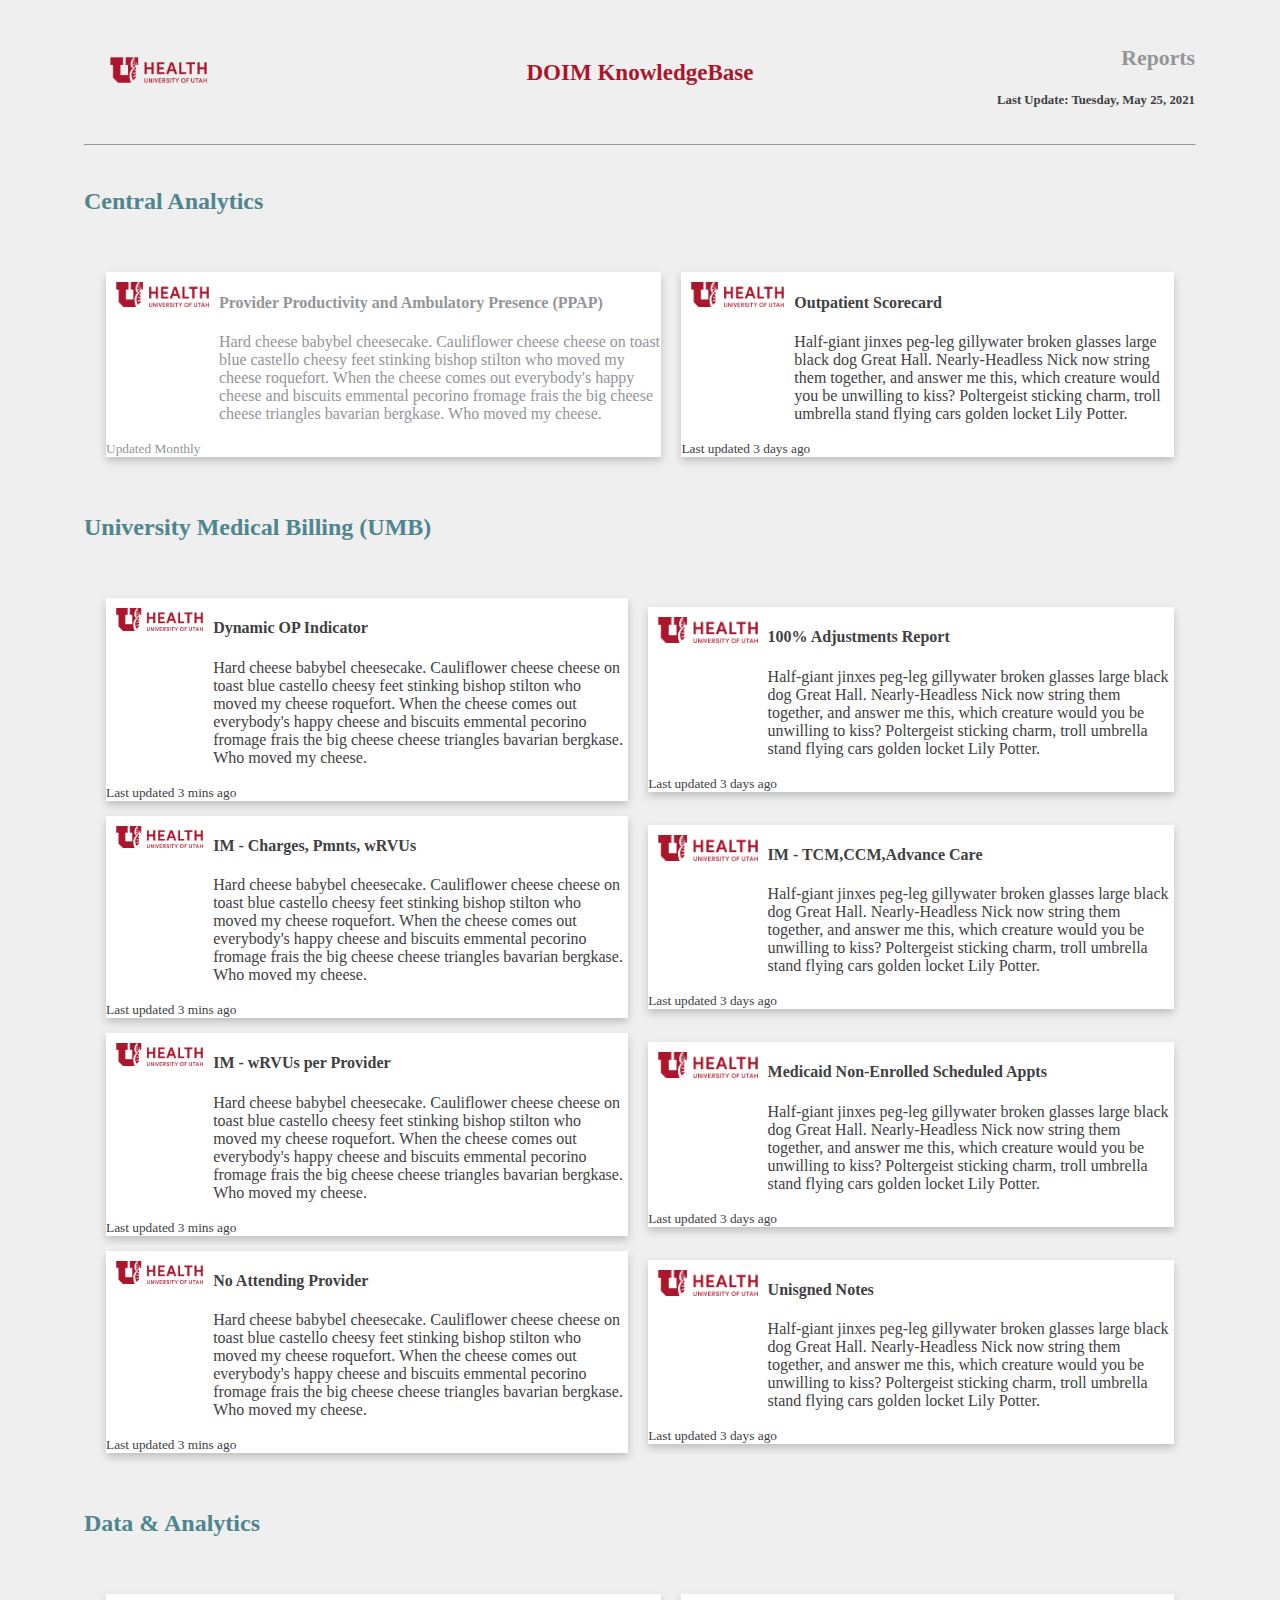
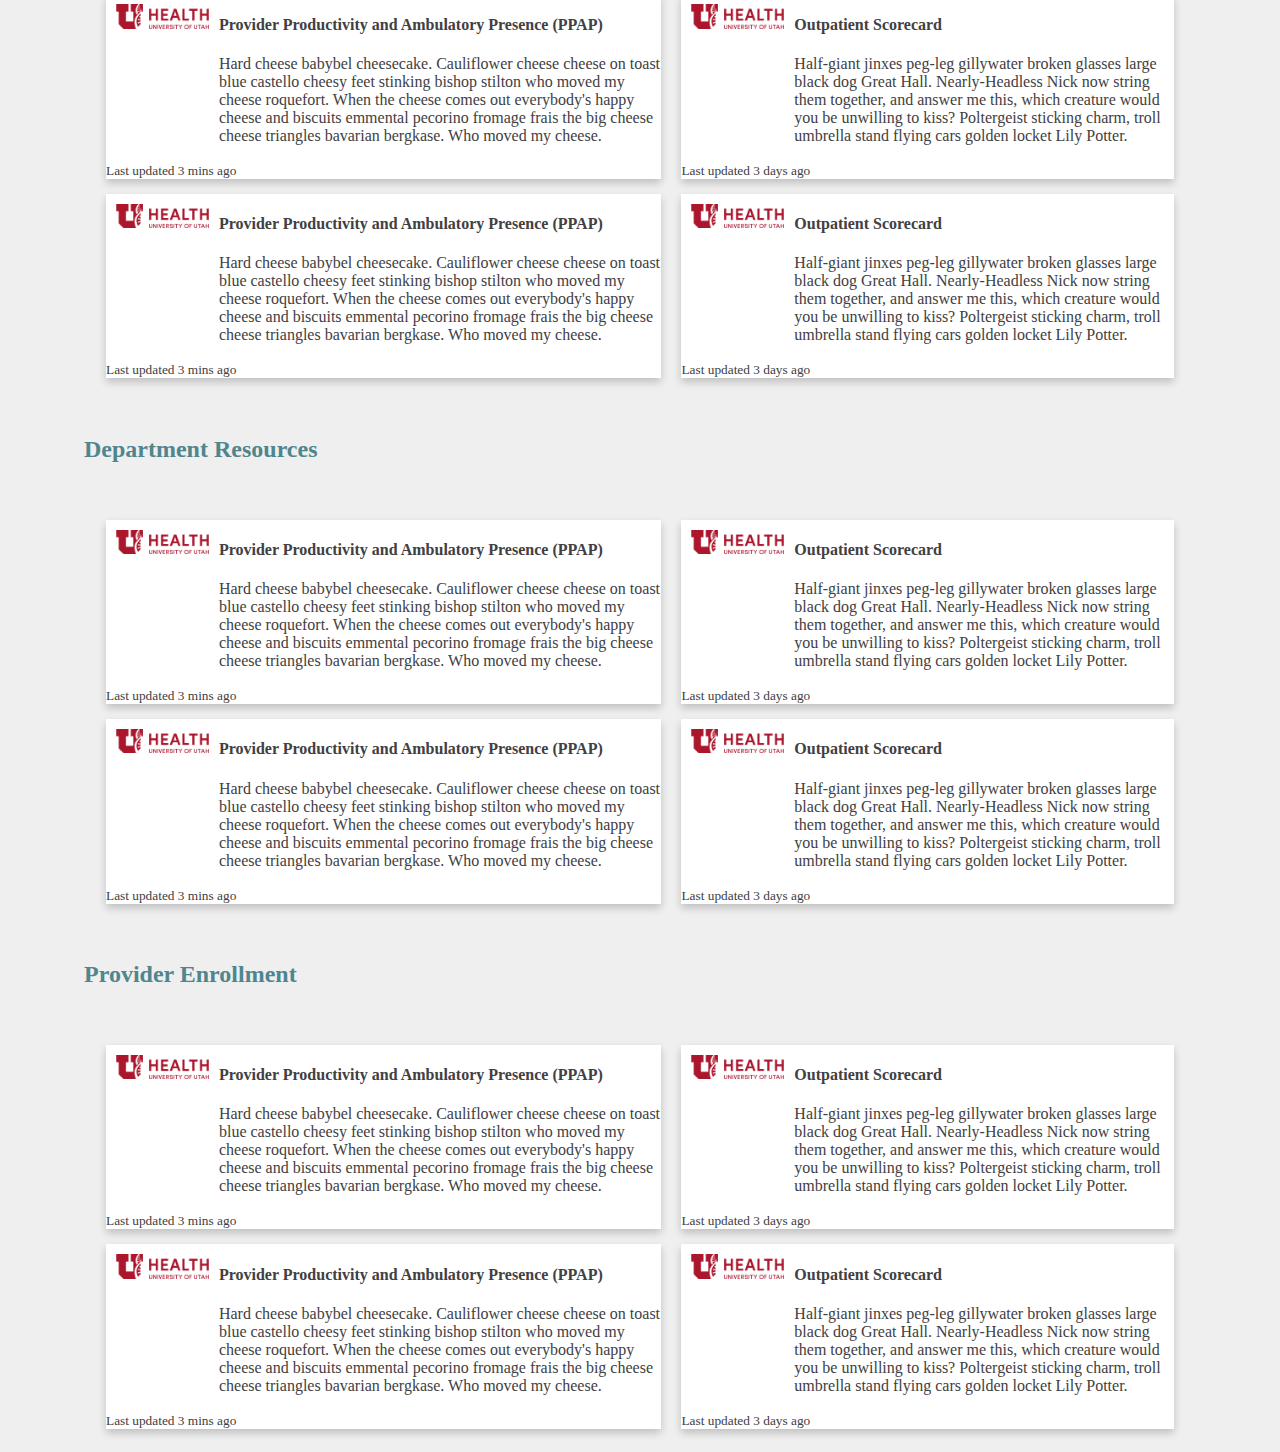
<file: Report_Repo.html>
<!DOCTYPE html>
<html>
  <head>
    <meta charset="utf-8">
    <title>&#128712; Reports</title>
  </head>


  <body style="margin-left:84px; margin-right:84px">
    <table style="width:100%; table-layout: fixed; text-align: left;">
      <tr>
        <th><img src=Images/ULogoBanner.png width="40%"></th>
        <th style="color: #AC162C;  text-align: center;  font-size:1.8vw; "><strong>DOIM KnowledgeBase</strong></th>
        <th>
    <p style="color: #969598;  text-align: right;  font-size:1.7vw; ">
      <strong>Reports</strong><br>
    </p>


    <p style="color: #414042;  text-align: right;  font-size:1.0vw; ">
      Last Update: Tuesday, May 25, 2021
    </p>
        </th>
      </tr>
    </table>

<hr>

  <link rel="stylesheet" type="text/css" href="css/styles.css">



<h5>Central Analytics</h3>
  <body>
    <table style="color: #414042; margin-left:12px; margin-right:12px">
      <tr>
        <td><a href="https://tableau.utah.edu/#/views/HealthyPracticeV4_0Draft/ISOURPRACTICEOPTIMIZED?:iid=1" target="_blank">
          <div class="card" style="background-color: #ffffff">
              <div class="card-horizontal">
                  <div class="img-square-wrapper" style="padding: 10px">
                      <img class="" src=Images/u_health.png alt="Card image cap" style="width:100%">
                  </div>
                  <div class="card-body">
                      <h4 class="card-title">Provider Productivity and Ambulatory Presence (PPAP)</h4>
                      <p class="card-text">Hard cheese babybel cheesecake. Cauliflower cheese cheese on toast blue castello cheesy feet stinking bishop stilton who moved my cheese roquefort. When the cheese comes out everybody's happy cheese and biscuits emmental pecorino fromage frais the big cheese cheese triangles bavarian bergkase. Who moved my cheese.</p>
                  </div>
              </div>
              <div class="card-footer">
                  <small class="text-muted"> Updated Monthly</small>
              </div>
          </div>
        </a>
        </td>
        <td>
          <div class="card" style="background-color: #ffffff">
              <div class="card-horizontal">
                  <div class="img-square-wrapper" style="padding: 10px">
                      <img class="" src=Images/u_health.png alt="Card image cap" style="width:100%">
                  </div>
                  <div class="card-body">
                      <h4 class="card-title">Outpatient Scorecard</h4>
                      <p class="card-text">Half-giant jinxes peg-leg gillywater broken glasses large black dog Great Hall. Nearly-Headless Nick now string them together, and answer me this, which creature would you be unwilling to kiss? Poltergeist sticking charm, troll umbrella stand flying cars golden locket Lily Potter.</p>
                  </div>
              </div>
              <div class="card-footer">
                  <small class="text-muted"> Last updated 3 days ago</small>
              </div>
          </div>
        </td>
      </tr>


</table>



<h5>University Medical Billing (UMB)</h3>
  <body>
    <table style="color: #414042; margin-left:12px; margin-right:12px">
      <tr>
        <td>
          <div class="card" style="background-color: #ffffff">
              <div class="card-horizontal">
                  <div class="img-square-wrapper" style="padding: 10px">
                      <img class="" src=Images/u_health.png alt="Card image cap" style="width:100%">
                  </div>
                  <div class="card-body">
                      <h4 class="card-title">Dynamic OP Indicator</h4>
                      <p class="card-text">Hard cheese babybel cheesecake. Cauliflower cheese cheese on toast blue castello cheesy feet stinking bishop stilton who moved my cheese roquefort. When the cheese comes out everybody's happy cheese and biscuits emmental pecorino fromage frais the big cheese cheese triangles bavarian bergkase. Who moved my cheese.</p>
                  </div>
              </div>
              <div class="card-footer">
                  <small class="text-muted"> Last updated 3 mins ago</small>
              </div>
          </div>
        </td>
        <td>
          <div class="card" style="background-color: #ffffff">
              <div class="card-horizontal">
                  <div class="img-square-wrapper" style="padding: 10px">
                      <img class="" src=Images/u_health.png alt="Card image cap" style="width:100%">
                  </div>
                  <div class="card-body">
                      <h4 class="card-title">100% Adjustments Report</h4>
                      <p class="card-text">Half-giant jinxes peg-leg gillywater broken glasses large black dog Great Hall. Nearly-Headless Nick now string them together, and answer me this, which creature would you be unwilling to kiss? Poltergeist sticking charm, troll umbrella stand flying cars golden locket Lily Potter.</p>
                  </div>
              </div>
              <div class="card-footer">
                  <small class="text-muted"> Last updated 3 days ago</small>
              </div>
          </div>
        </td>
      </tr>
<tr>
        <td>
          <div class="card" style="background-color: #ffffff">
              <div class="card-horizontal">
                  <div class="img-square-wrapper" style="padding: 10px">
                      <img class="" src=Images/u_health.png alt="Card image cap" style="width:100%">
                  </div>
                  <div class="card-body">
                      <h4 class="card-title">IM - Charges, Pmnts, wRVUs</h4>
                      <p class="card-text">Hard cheese babybel cheesecake. Cauliflower cheese cheese on toast blue castello cheesy feet stinking bishop stilton who moved my cheese roquefort. When the cheese comes out everybody's happy cheese and biscuits emmental pecorino fromage frais the big cheese cheese triangles bavarian bergkase. Who moved my cheese.</p>
                  </div>
              </div>
              <div class="card-footer">
                  <small class="text-muted"> Last updated 3 mins ago</small>
              </div>
          </div>
        </td>
        <td>
          <div class="card" style="background-color: #ffffff">
              <div class="card-horizontal">
                  <div class="img-square-wrapper" style="padding: 10px">
                      <img class="" src=Images/u_health.png alt="Card image cap" style="width:100%">
                  </div>
                  <div class="card-body">
                      <h4 class="card-title">IM - TCM,CCM,Advance Care</h4>
                      <p class="card-text">Half-giant jinxes peg-leg gillywater broken glasses large black dog Great Hall. Nearly-Headless Nick now string them together, and answer me this, which creature would you be unwilling to kiss? Poltergeist sticking charm, troll umbrella stand flying cars golden locket Lily Potter.</p>
                  </div>
              </div>
              <div class="card-footer">
                  <small class="text-muted"> Last updated 3 days ago</small>
              </div>
          </div>
        </td>
      </tr>
      <tr>
        <td>
          <div class="card" style="background-color: #ffffff">
              <div class="card-horizontal">
                  <div class="img-square-wrapper" style="padding: 10px">
                      <img class="" src=Images/u_health.png alt="Card image cap" style="width:100%">
                  </div>
                  <div class="card-body">
                      <h4 class="card-title">IM - wRVUs per Provider</h4>
                      <p class="card-text">Hard cheese babybel cheesecake. Cauliflower cheese cheese on toast blue castello cheesy feet stinking bishop stilton who moved my cheese roquefort. When the cheese comes out everybody's happy cheese and biscuits emmental pecorino fromage frais the big cheese cheese triangles bavarian bergkase. Who moved my cheese.</p>
                  </div>
              </div>
              <div class="card-footer">
                  <small class="text-muted"> Last updated 3 mins ago</small>
              </div>
          </div>
        </td>
        <td>
          <div class="card" style="background-color: #ffffff">
              <div class="card-horizontal">
                  <div class="img-square-wrapper" style="padding: 10px">
                      <img class="" src=Images/u_health.png alt="Card image cap" style="width:100%">
                  </div>
                  <div class="card-body">
                      <h4 class="card-title">Medicaid Non-Enrolled Scheduled Appts</h4>
                      <p class="card-text">Half-giant jinxes peg-leg gillywater broken glasses large black dog Great Hall. Nearly-Headless Nick now string them together, and answer me this, which creature would you be unwilling to kiss? Poltergeist sticking charm, troll umbrella stand flying cars golden locket Lily Potter.</p>
                  </div>
              </div>
              <div class="card-footer">
                  <small class="text-muted"> Last updated 3 days ago</small>
              </div>
          </div>
        </td>
      </tr>
      <tr>
        <td>
          <div class="card" style="background-color: #ffffff">
              <div class="card-horizontal">
                  <div class="img-square-wrapper" style="padding: 10px">
                      <img class="" src=Images/u_health.png alt="Card image cap" style="width:100%">
                  </div>
                  <div class="card-body">
                      <h4 class="card-title">No Attending Provider</h4>
                      <p class="card-text">Hard cheese babybel cheesecake. Cauliflower cheese cheese on toast blue castello cheesy feet stinking bishop stilton who moved my cheese roquefort. When the cheese comes out everybody's happy cheese and biscuits emmental pecorino fromage frais the big cheese cheese triangles bavarian bergkase. Who moved my cheese.</p>
                  </div>
              </div>
              <div class="card-footer">
                  <small class="text-muted"> Last updated 3 mins ago</small>
              </div>
          </div>
        </td>
        <td>
          <div class="card" style="background-color: #ffffff">
              <div class="card-horizontal">
                  <div class="img-square-wrapper" style="padding: 10px">
                      <img class="" src=Images/u_health.png alt="Card image cap" style="width:100%">
                  </div>
                  <div class="card-body">
                      <h4 class="card-title">Unisgned Notes</h4>
                      <p class="card-text">Half-giant jinxes peg-leg gillywater broken glasses large black dog Great Hall. Nearly-Headless Nick now string them together, and answer me this, which creature would you be unwilling to kiss? Poltergeist sticking charm, troll umbrella stand flying cars golden locket Lily Potter.</p>
                  </div>
              </div>
              <div class="card-footer">
                  <small class="text-muted"> Last updated 3 days ago</small>
              </div>
          </div>
        </td>
      </tr>

</table>


<h5>Data & Analytics</h3>
  <body>
    <table style="color: #414042; margin-left:12px; margin-right:12px">
      <tr>
        <td>
          <div class="card" style="background-color: #ffffff">
              <div class="card-horizontal">
                  <div class="img-square-wrapper" style="padding: 10px">
                      <img class="" src=Images/u_health.png alt="Card image cap" style="width:100%">
                  </div>
                  <div class="card-body">
                      <h4 class="card-title">Provider Productivity and Ambulatory Presence (PPAP)</h4>
                      <p class="card-text">Hard cheese babybel cheesecake. Cauliflower cheese cheese on toast blue castello cheesy feet stinking bishop stilton who moved my cheese roquefort. When the cheese comes out everybody's happy cheese and biscuits emmental pecorino fromage frais the big cheese cheese triangles bavarian bergkase. Who moved my cheese.</p>
                  </div>
              </div>
              <div class="card-footer">
                  <small class="text-muted"> Last updated 3 mins ago</small>
              </div>
          </div>
        </td>
        <td>
          <div class="card" style="background-color: #ffffff">
              <div class="card-horizontal">
                  <div class="img-square-wrapper" style="padding: 10px">
                      <img class="" src=Images/u_health.png alt="Card image cap" style="width:100%">
                  </div>
                  <div class="card-body">
                      <h4 class="card-title">Outpatient Scorecard</h4>
                      <p class="card-text">Half-giant jinxes peg-leg gillywater broken glasses large black dog Great Hall. Nearly-Headless Nick now string them together, and answer me this, which creature would you be unwilling to kiss? Poltergeist sticking charm, troll umbrella stand flying cars golden locket Lily Potter.</p>
                  </div>
              </div>
              <div class="card-footer">
                  <small class="text-muted"> Last updated 3 days ago</small>
              </div>
          </div>
        </td>
      </tr>
<tr>
        <td>
          <div class="card" style="background-color: #ffffff">
              <div class="card-horizontal">
                  <div class="img-square-wrapper" style="padding: 10px">
                      <img class="" src=Images/u_health.png alt="Card image cap" style="width:100%">
                  </div>
                  <div class="card-body">
                      <h4 class="card-title">Provider Productivity and Ambulatory Presence (PPAP)</h4>
                      <p class="card-text">Hard cheese babybel cheesecake. Cauliflower cheese cheese on toast blue castello cheesy feet stinking bishop stilton who moved my cheese roquefort. When the cheese comes out everybody's happy cheese and biscuits emmental pecorino fromage frais the big cheese cheese triangles bavarian bergkase. Who moved my cheese.</p>
                  </div>
              </div>
              <div class="card-footer">
                  <small class="text-muted"> Last updated 3 mins ago</small>
              </div>
          </div>
        </td>
        <td>
          <div class="card" style="background-color: #ffffff">
              <div class="card-horizontal">
                  <div class="img-square-wrapper" style="padding: 10px">
                      <img class="" src=Images/u_health.png alt="Card image cap" style="width:100%">
                  </div>
                  <div class="card-body">
                      <h4 class="card-title">Outpatient Scorecard</h4>
                      <p class="card-text">Half-giant jinxes peg-leg gillywater broken glasses large black dog Great Hall. Nearly-Headless Nick now string them together, and answer me this, which creature would you be unwilling to kiss? Poltergeist sticking charm, troll umbrella stand flying cars golden locket Lily Potter.</p>
                  </div>
              </div>
              <div class="card-footer">
                  <small class="text-muted"> Last updated 3 days ago</small>
              </div>
          </div>
        </td>
      </tr>

</table>



<h5>Department Resources</h3>
  <body>
    <table style="color: #414042; margin-left:12px; margin-right:12px">
      <tr>
        <td>
          <div class="card" style="background-color: #ffffff">
              <div class="card-horizontal">
                  <div class="img-square-wrapper" style="padding: 10px">
                      <img class="" src=Images/u_health.png alt="Card image cap" style="width:100%">
                  </div>
                  <div class="card-body">
                      <h4 class="card-title">Provider Productivity and Ambulatory Presence (PPAP)</h4>
                      <p class="card-text">Hard cheese babybel cheesecake. Cauliflower cheese cheese on toast blue castello cheesy feet stinking bishop stilton who moved my cheese roquefort. When the cheese comes out everybody's happy cheese and biscuits emmental pecorino fromage frais the big cheese cheese triangles bavarian bergkase. Who moved my cheese.</p>
                  </div>
              </div>
              <div class="card-footer">
                  <small class="text-muted"> Last updated 3 mins ago</small>
              </div>
          </div>
        </td>
        <td>
          <div class="card" style="background-color: #ffffff">
              <div class="card-horizontal">
                  <div class="img-square-wrapper" style="padding: 10px">
                      <img class="" src=Images/u_health.png alt="Card image cap" style="width:100%">
                  </div>
                  <div class="card-body">
                      <h4 class="card-title">Outpatient Scorecard</h4>
                      <p class="card-text">Half-giant jinxes peg-leg gillywater broken glasses large black dog Great Hall. Nearly-Headless Nick now string them together, and answer me this, which creature would you be unwilling to kiss? Poltergeist sticking charm, troll umbrella stand flying cars golden locket Lily Potter.</p>
                  </div>
              </div>
              <div class="card-footer">
                  <small class="text-muted"> Last updated 3 days ago</small>
              </div>
          </div>
        </td>
      </tr>
<tr>
        <td>
          <div class="card" style="background-color: #ffffff">
              <div class="card-horizontal">
                  <div class="img-square-wrapper" style="padding: 10px">
                      <img class="" src=Images/u_health.png alt="Card image cap" style="width:100%">
                  </div>
                  <div class="card-body">
                      <h4 class="card-title">Provider Productivity and Ambulatory Presence (PPAP)</h4>
                      <p class="card-text">Hard cheese babybel cheesecake. Cauliflower cheese cheese on toast blue castello cheesy feet stinking bishop stilton who moved my cheese roquefort. When the cheese comes out everybody's happy cheese and biscuits emmental pecorino fromage frais the big cheese cheese triangles bavarian bergkase. Who moved my cheese.</p>
                  </div>
              </div>
              <div class="card-footer">
                  <small class="text-muted"> Last updated 3 mins ago</small>
              </div>
          </div>
        </td>
        <td>
          <div class="card" style="background-color: #ffffff">
              <div class="card-horizontal">
                  <div class="img-square-wrapper" style="padding: 10px">
                      <img class="" src=Images/u_health.png alt="Card image cap" style="width:100%">
                  </div>
                  <div class="card-body">
                      <h4 class="card-title">Outpatient Scorecard</h4>
                      <p class="card-text">Half-giant jinxes peg-leg gillywater broken glasses large black dog Great Hall. Nearly-Headless Nick now string them together, and answer me this, which creature would you be unwilling to kiss? Poltergeist sticking charm, troll umbrella stand flying cars golden locket Lily Potter.</p>
                  </div>
              </div>
              <div class="card-footer">
                  <small class="text-muted"> Last updated 3 days ago</small>
              </div>
          </div>
        </td>
      </tr>

</table>



<h5>Provider Enrollment</h3>
  <body>
    <table style="color: #414042; margin-left:12px; margin-right:12px">
      <tr>
        <td>
          <div class="card" style="background-color: #ffffff">
              <div class="card-horizontal">
                  <div class="img-square-wrapper" style="padding: 10px">
                      <img class="" src=Images/u_health.png alt="Card image cap" style="width:100%">
                  </div>
                  <div class="card-body">
                      <h4 class="card-title">Provider Productivity and Ambulatory Presence (PPAP)</h4>
                      <p class="card-text">Hard cheese babybel cheesecake. Cauliflower cheese cheese on toast blue castello cheesy feet stinking bishop stilton who moved my cheese roquefort. When the cheese comes out everybody's happy cheese and biscuits emmental pecorino fromage frais the big cheese cheese triangles bavarian bergkase. Who moved my cheese.</p>
                  </div>
              </div>
              <div class="card-footer">
                  <small class="text-muted"> Last updated 3 mins ago</small>
              </div>
          </div>
        </td>
        <td>
          <div class="card" style="background-color: #ffffff">
              <div class="card-horizontal">
                  <div class="img-square-wrapper" style="padding: 10px">
                      <img class="" src=Images/u_health.png alt="Card image cap" style="width:100%">
                  </div>
                  <div class="card-body">
                      <h4 class="card-title">Outpatient Scorecard</h4>
                      <p class="card-text">Half-giant jinxes peg-leg gillywater broken glasses large black dog Great Hall. Nearly-Headless Nick now string them together, and answer me this, which creature would you be unwilling to kiss? Poltergeist sticking charm, troll umbrella stand flying cars golden locket Lily Potter.</p>
                  </div>
              </div>
              <div class="card-footer">
                  <small class="text-muted"> Last updated 3 days ago</small>
              </div>
          </div>
        </td>
      </tr>
<tr>
        <td>
          <div class="card" style="background-color: #ffffff">
              <div class="card-horizontal">
                  <div class="img-square-wrapper" style="padding: 10px">
                      <img class="" src=Images/u_health.png alt="Card image cap" style="width:100%">
                  </div>
                  <div class="card-body">
                      <h4 class="card-title">Provider Productivity and Ambulatory Presence (PPAP)</h4>
                      <p class="card-text">Hard cheese babybel cheesecake. Cauliflower cheese cheese on toast blue castello cheesy feet stinking bishop stilton who moved my cheese roquefort. When the cheese comes out everybody's happy cheese and biscuits emmental pecorino fromage frais the big cheese cheese triangles bavarian bergkase. Who moved my cheese.</p>
                  </div>
              </div>
              <div class="card-footer">
                  <small class="text-muted"> Last updated 3 mins ago</small>
              </div>
          </div>
        </td>
        <td>
          <div class="card" style="background-color: #ffffff">
              <div class="card-horizontal">
                  <div class="img-square-wrapper" style="padding: 10px">
                      <img class="" src=Images/u_health.png alt="Card image cap" style="width:100%">
                  </div>
                  <div class="card-body">
                      <h4 class="card-title">Outpatient Scorecard</h4>
                      <p class="card-text">Half-giant jinxes peg-leg gillywater broken glasses large black dog Great Hall. Nearly-Headless Nick now string them together, and answer me this, which creature would you be unwilling to kiss? Poltergeist sticking charm, troll umbrella stand flying cars golden locket Lily Potter.</p>
                  </div>
              </div>
              <div class="card-footer">
                  <small class="text-muted"> Last updated 3 days ago</small>
              </div>
          </div>
        </td>
      </tr>

</table>

  </body>
</html>
</file>
<file: css/styles.css>
.card-horizontal {
  display: flex;
  flex: 1 1 auto;
}
/* unvisited link */
a:link {
  color: #939598;
  text-decoration: none;
}

/* visited link */
a:visited {
  color: #414042;
  text-decoration: none;
}

/* mouse over link */
a:hover {
  color: #6c54a3;
  text-decoration: none;
}

/* selected link */
a:active {
  color: #4f868e;
  text-decoration: none;
}

body{
  background-color: #EFEFF0;
  margin-left:160px; 
  margin-right:160px
}


hr{
  background-color: #AC162C;
}

h1{
  color: #AC162C;
  text-align: center;
  border: 4px solid #ffffff;
  padding: 70px 0;
  font-size:50px;
  background-color: #ffffff;
}
h5{
  color: #4f868e;
  text-align: left;
  padding: 2px 0;
  font-size:24px;
}

h3{
  color: #4f868e;
  font-size:36px;
}

table {
  border-collapse: separate;
  border-spacing: 0 15px;
}

td{
    padding:0 10px;
}


li{
  color: blue;
}
button {
  background-color: #6c54a3;
  color: white;

  border-radius: 8px;
  text-align: center;
  text-decoration: none;
  display: inline-block;
  font-size: 12px;
  margin: 4px 2px;
  cursor: pointer;
}
button:hover {
  background-color: #c8102e;
  color: white;
}
/*table styling*/
/*th {
  padding-top: 1px;
  padding-bottom: 1px;
  text-align: center;
  background-color: #4CAF50;
  color: white;
}*/

#customers {
  font-family: Arial, Helvetica, sans-serif;
  border-collapse: collapse;
  width: 100%;
}

#customers td, #customers th {
  border: 1px solid #ddd;
  padding: 8px;
}

#customers tr:nth-child(even){background-color: #f2f2f2;}

#customers tr:hover {background-color: #ddd;}

#customers th {
  padding-top: 12px;
  padding-bottom: 12px;
  text-align: left;
  background-color: #4f868e;
  color: white;
}

/* Three columns side by side */
.column {
  float: left;
  width: 33.3%;
  margin-bottom: 16px;
  padding: 0 8px;
}

/* Display the columns below each other instead of side by side on small screens */
@media screen and (max-width: 650px) {
  .column {
    width: 100%;
    display: block;
  }
}

.card {
  /* Add shadows to create the "card" effect */
  box-shadow: 0 4px 8px 0 rgba(0,0,0,0.2);
  transition: 0.3s;
}

/* On mouse-over, add a deeper shadow */
.card:hover {
  box-shadow: 0 8px 16px 0 rgba(0,0,0,0.2);
}

/* Add some padding inside the card container */
.container {
  padding: 2px 16px;
}
</file>
